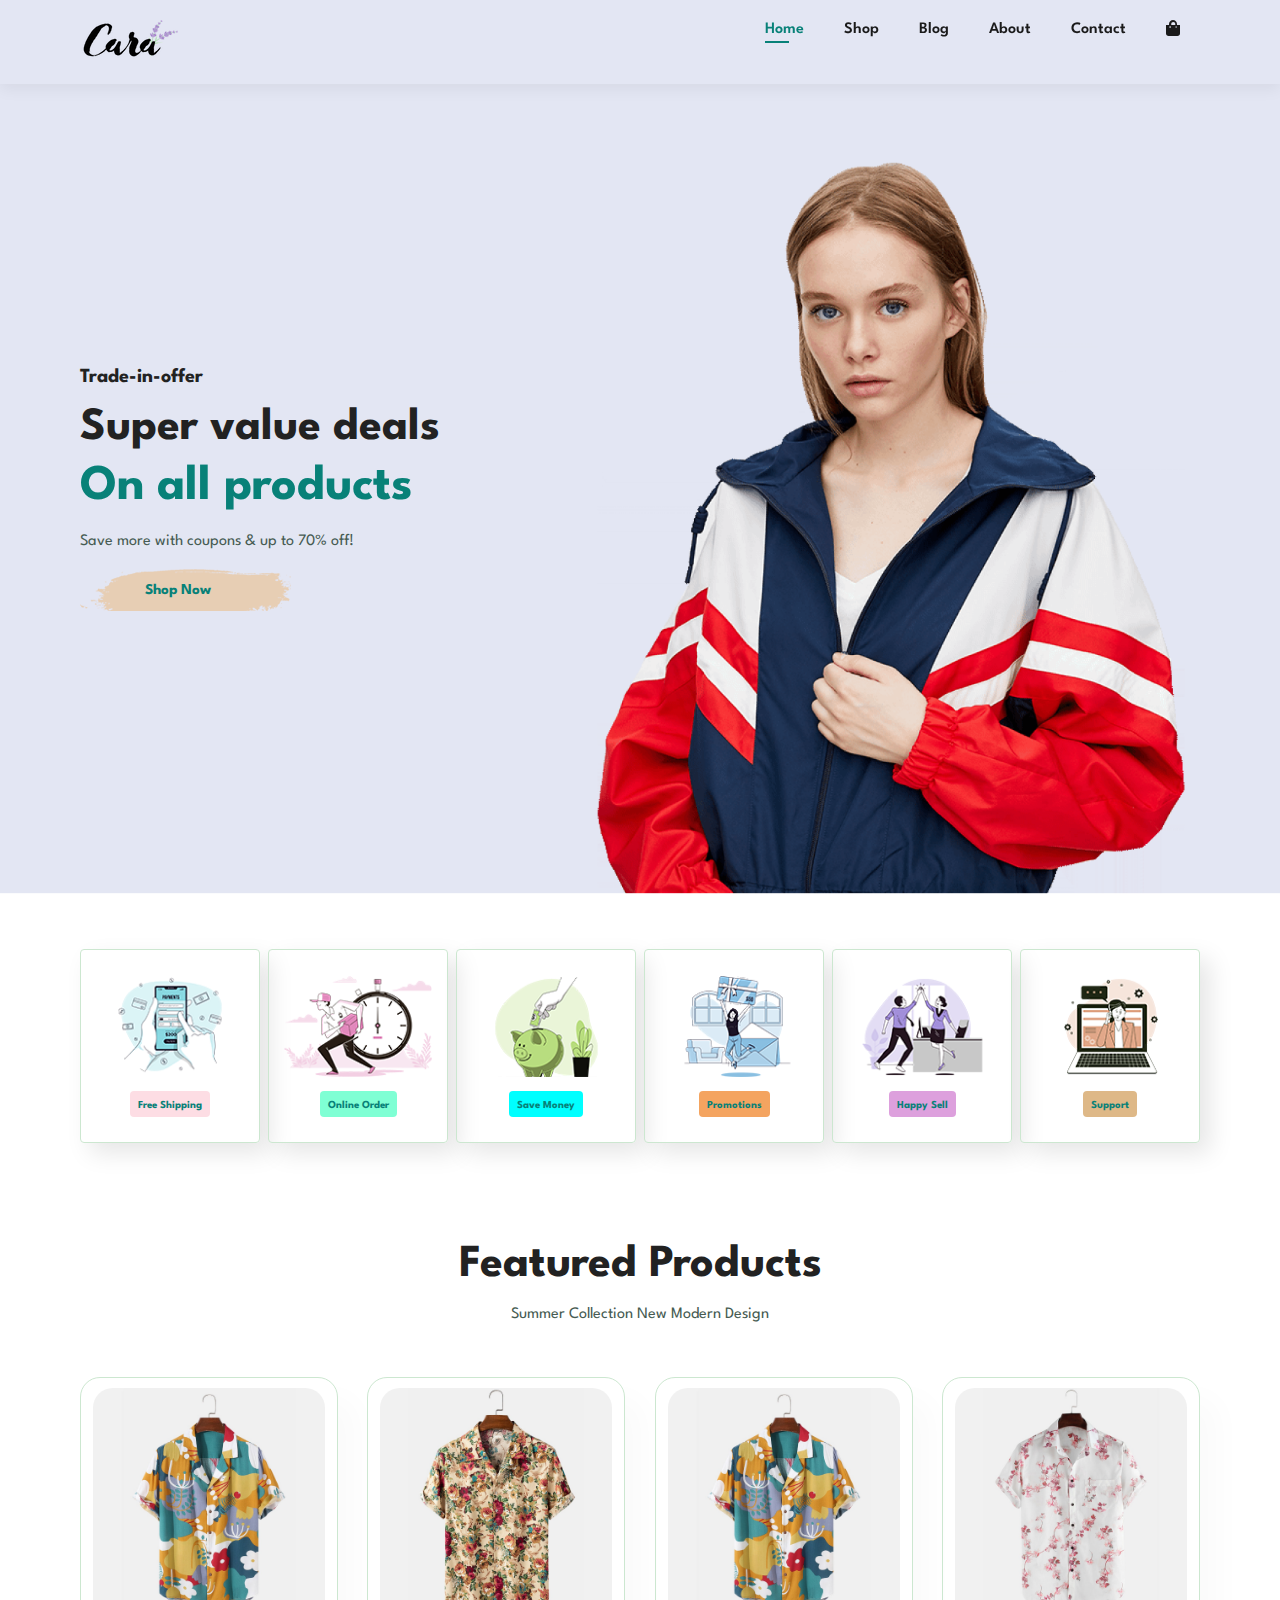
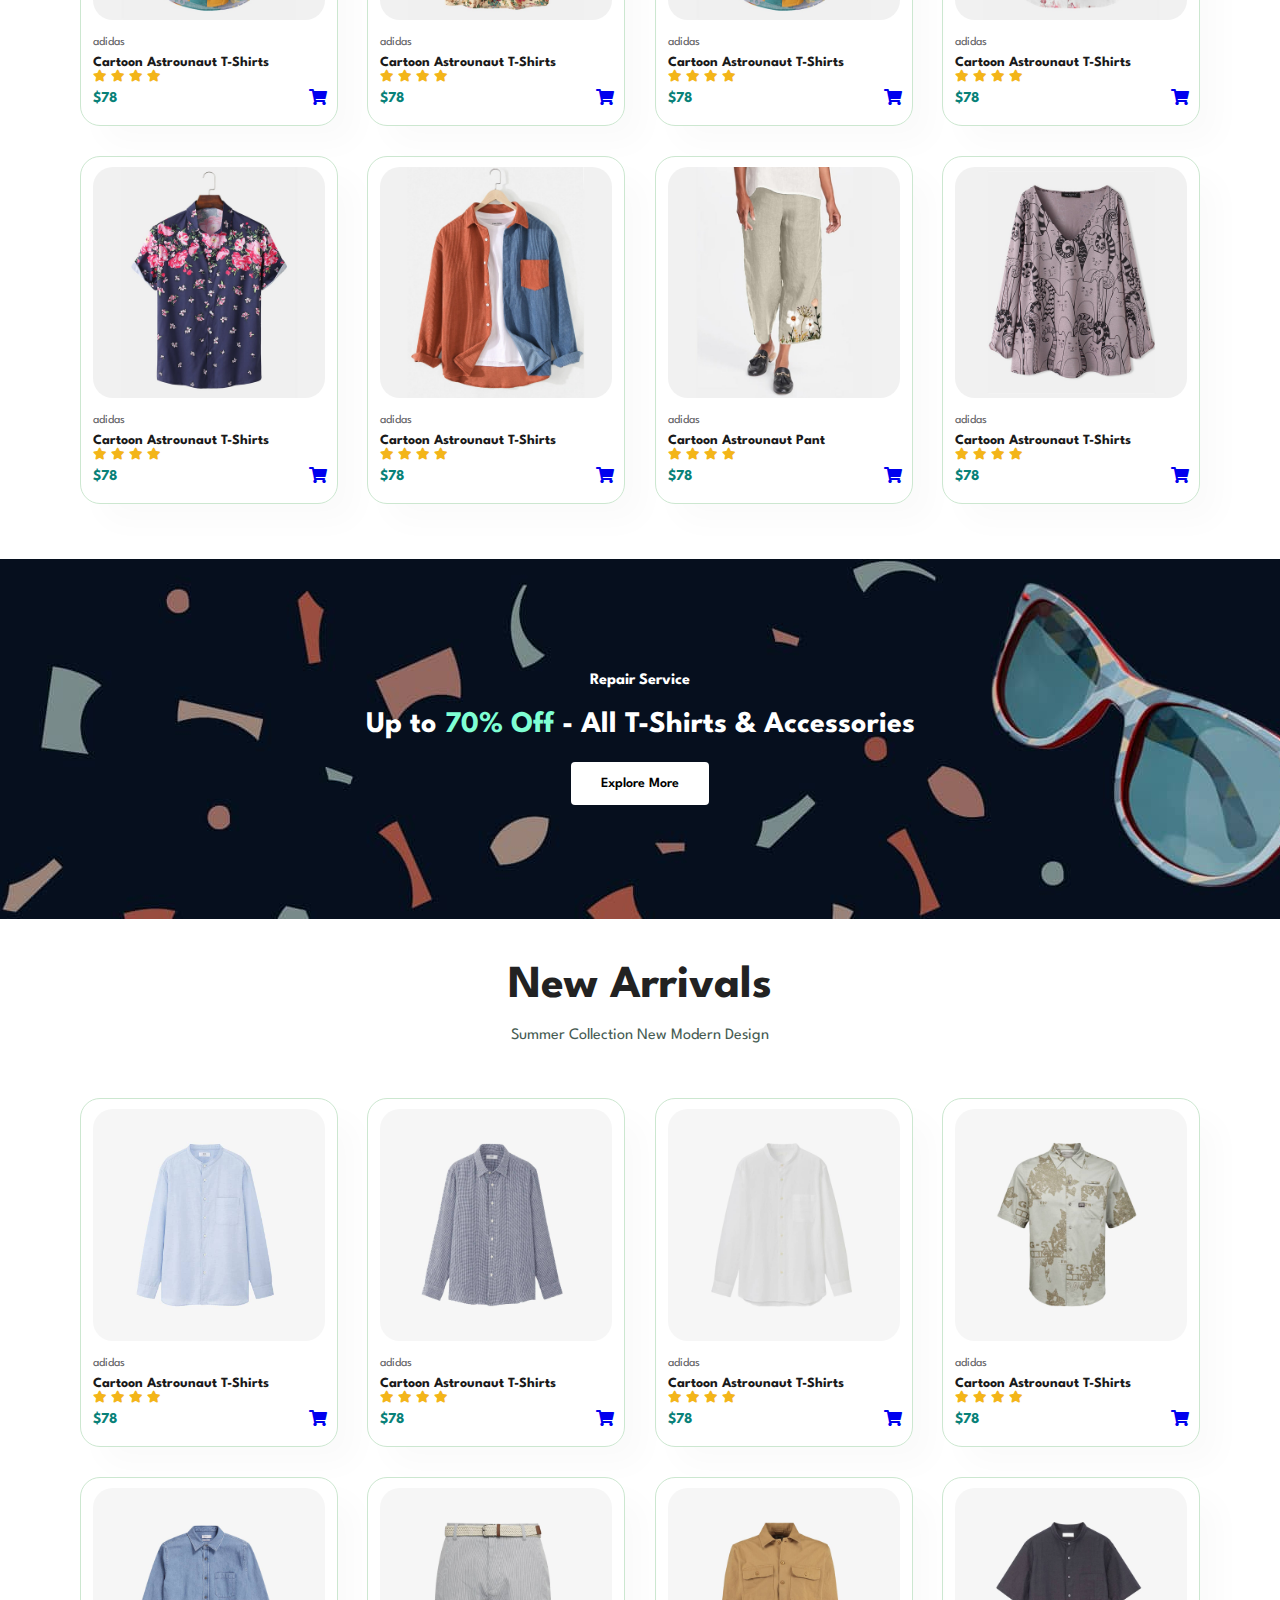
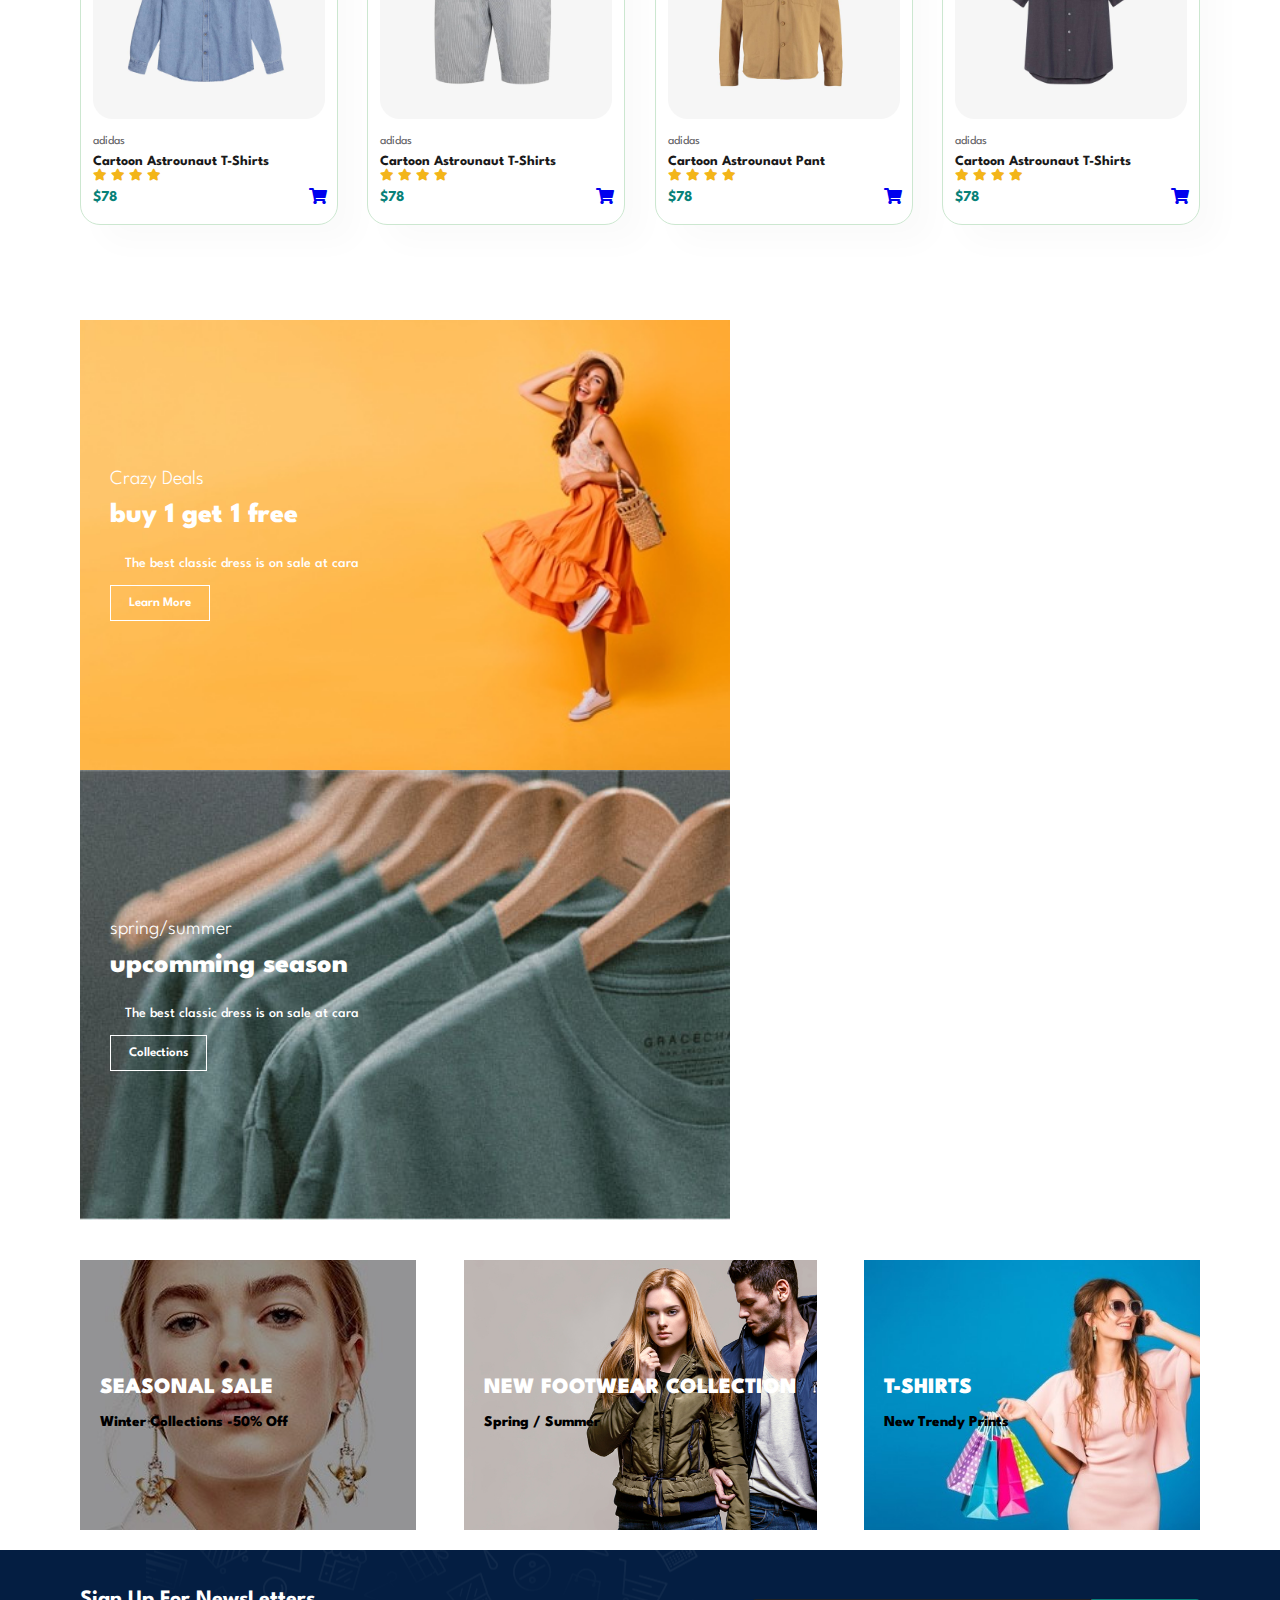
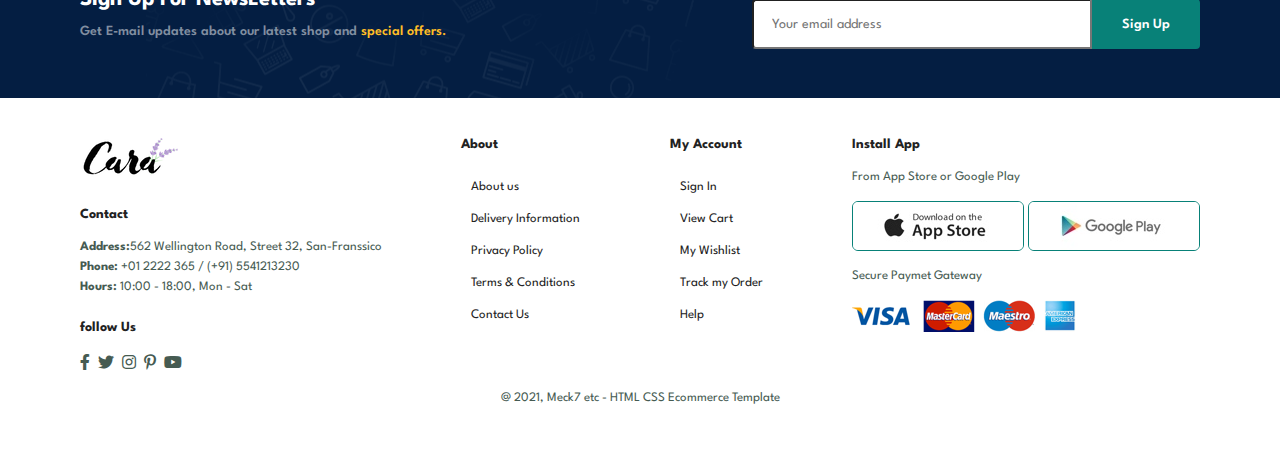
<file: index.html>
<!DOCTYPE html>
<html lang="en">
<head>
    <meta charset="UTF-8">
    <meta http-equiv="X-UA-Compatible" content="IE=edge">
    <meta name="viewport" content="width=device-width, initial-scale=1.0">
    <title>Ecommerce Website</title>

    <!-- to import font-awesome icons -->
    <!-- <link rel="stylesheet" href="https://cdnjs.cloudflare.com/ajax/libs/font-awesome/5.13.0/css/all.min.css"> -->

    <link rel="stylesheet" href="https://cdnjs.cloudflare.com/ajax/libs/font-awesome/5.13.0/css/all.min.css">
    <link rel="stylesheet"  href="styles.css"> 
 
</head>
<body>    
    <section id = "header">
        <a href="#"><img src="img/logo.png" class="logo" alt=""></a>
        <div>
            <ul id = "navbar">
                <li><a class = "active" href="index.html">Home</a></li>
                <li><a href="shop.html">Shop</a></li>
                <li><a href="blog.html">Blog</a></li>
                <li><a href="about.html">About</a></li>
                <li><a href="contact.html">Contact</a></li>
                <li><a id="lg-bag" href="cart.html"><i class="fa fa-shopping-bag" aria-hidden="true"></i></a></li>
                <i id="close" style="font-size:24px" class="fa">&#xf00d;</i>
            </ul>
        </div>
        <div id="mobile">
            <a href="cart.html"><i class="fa fa-shopping-bag" aria-hidden="true"></i></a>
            <i id="bar" class="fas fa-outdent"></i>            
        </div>
    </section>

    <section id = "hero">
        <h4>
            Trade-in-offer 
        </h4>
        <h2>
            Super value deals
        </h2>
        <h1>On all products</h1>
        <p>Save more with coupons & up to 70% off!</p>
        <button>Shop Now</button>
    </section>

    <section id = "feature" class="section-p1">
        <div class="fe-box">
            <img src ="img/features/f1.png" alt="">
            <h6>Free Shipping</h6> 
        </div>
       
        <div class="fe-box">
            <img src ="img/features/f2.png" alt="">
            <h6>Online Order</h6> 
        </div>

        <div class="fe-box">
            <img src ="img/features/f3.png" alt="">
            <h6>Save Money</h6> 
        </div>

        <div class="fe-box">
            <img src ="img/features/f4.png" alt="">
            <h6>Promotions</h6> 
        </div>

        <div class="fe-box">
            <img src ="img/features/f5.png" alt="">
            <h6>Happy Sell</h6> 
        </div>
        <div class="fe-box">
            <img src ="img/features/f6.png" alt="">
            <h6>Support</h6> 
        </div>


        
    </section>

    <section id = "product1" class="section-p1">
        <h2>Featured Products</h2>
        <p>Summer Collection New Modern Design</p>
        <div class="pro-container">
            <div class="pro">
                <img src="img/products/f1.jpg" alt="">
                <div class="des">
                    <span>adidas</span>
                    <h5>Cartoon Astrounaut T-Shirts</h5>                    
                    <div class="star">
                        <i class="fas fa-star"></i>
                        <i class="fas fa-star"></i>
                        <i class="fas fa-star"></i>
                        <i class="fas fa-star"></i>
                    </div>
                    <h4>$78</h4>                    
                </div>
                <a href="#"><i class="fa fa-shopping-cart cart"></i></a> 
            </div>

            <div class="pro">
                <img src="img/products/f3.jpg" alt="">
                <div class="des">
                    <span>adidas</span>
                    <h5>Cartoon Astrounaut T-Shirts</h5>                    
                    <div class="star">
                        <i class="fas fa-star"></i>
                        <i class="fas fa-star"></i>
                        <i class="fas fa-star"></i>
                        <i class="fas fa-star"></i>
                    </div>
                    <h4>$78</h4>                    
                </div>
                <a href="#"><i class="fa fa-shopping-cart cart"></i></a> 
            </div>

            <div class="pro">
                <img src="img/products/f1.jpg" alt="">
                <div class="des">
                    <span>adidas</span>
                    <h5>Cartoon Astrounaut T-Shirts</h5>                    
                    <div class="star">
                        <i class="fas fa-star"></i>
                        <i class="fas fa-star"></i>
                        <i class="fas fa-star"></i>
                        <i class="fas fa-star"></i>
                    </div>
                    <h4>$78</h4>                    
                </div>
                <a href="#"><i class="fa fa-shopping-cart cart"></i></a> 
            </div>

            <div class="pro">
                <img src="img/products/f4.jpg" alt="">
                <div class="des">
                    <span>adidas</span>
                    <h5>Cartoon Astrounaut T-Shirts</h5>                    
                    <div class="star">
                        <i class="fas fa-star"></i>
                        <i class="fas fa-star"></i>
                        <i class="fas fa-star"></i>
                        <i class="fas fa-star"></i>
                    </div>
                    <h4>$78</h4>                    
                </div>
                <a href="#"><i class="fa fa-shopping-cart cart"></i></a> 
            </div>

            <div class="pro">
                <img src="img/products/f5.jpg" alt="">
                <div class="des">
                    <span>adidas</span>
                    <h5>Cartoon Astrounaut T-Shirts</h5>                    
                    <div class="star">
                        <i class="fas fa-star"></i>
                        <i class="fas fa-star"></i>
                        <i class="fas fa-star"></i>
                        <i class="fas fa-star"></i>
                    </div>
                    <h4>$78</h4>                    
                </div>
                <a href="#"><i class="fa fa-shopping-cart cart"></i></a> 
            </div>

            <div class="pro">
                <img src="img/products/f6.jpg" alt="">
                <div class="des">
                    <span>adidas</span>
                    <h5>Cartoon Astrounaut T-Shirts</h5>                    
                    <div class="star">
                        <i class="fas fa-star"></i>
                        <i class="fas fa-star"></i>
                        <i class="fas fa-star"></i>
                        <i class="fas fa-star"></i>
                    </div>
                    <h4>$78</h4>                    
                </div>
                <a href="#"><i class="fa fa-shopping-cart cart"></i></a> 
            </div>

            <div class="pro">
                <img src="img/products/f7.jpg" alt="">
                <div class="des">
                    <span>adidas</span>
                    <h5>Cartoon Astrounaut Pant</h5>                    
                    <div class="star">
                        <i class="fas fa-star"></i>
                        <i class="fas fa-star"></i>
                        <i class="fas fa-star"></i>
                        <i class="fas fa-star"></i>
                    </div>
                    <h4>$78</h4>                    
                </div>
                <a href="#"><i class="fa fa-shopping-cart cart"></i></a> 
            </div>

            <div class="pro">
                <img src="img/products/f8.jpg" alt="">
                <div class="des">
                    <span>adidas</span>
                    <h5>Cartoon Astrounaut T-Shirts</h5>                    
                    <div class="star">
                        <i class="fas fa-star"></i>
                        <i class="fas fa-star"></i>
                        <i class="fas fa-star"></i>
                        <i class="fas fa-star"></i>
                    </div>
                    <h4>$78</h4>                    
                </div>
                <a href="#"><i class="fa fa-shopping-cart cart"></i></a> 
            </div>
        </div>
    </section>

    <section id="banner" class="section-m1">
        <h4>Repair Service</h4>
        <h2>Up to <span>70% Off </span>- All T-Shirts & Accessories</h2>
        <button class="normal">Explore More</button>
    </section>

    <section id = "product1" class="section-p1">
        <h2>New Arrivals</h2>
        <p>Summer Collection New Modern Design</p>
        <div class="pro-container">
            <div class="pro">
                <img src="img/products/n1.jpg" alt="">
                <div class="des">
                    <span>adidas</span>
                    <h5>Cartoon Astrounaut T-Shirts</h5>                    
                    <div class="star">
                        <i class="fas fa-star"></i>
                        <i class="fas fa-star"></i>
                        <i class="fas fa-star"></i>
                        <i class="fas fa-star"></i>
                    </div>
                    <h4>$78</h4>                    
                </div>
                <a href="#"><i class="fa fa-shopping-cart cart"></i></a> 
            </div>

            <div class="pro">
                <img src="img/products/n2.jpg" alt="">
                <div class="des">
                    <span>adidas</span>
                    <h5>Cartoon Astrounaut T-Shirts</h5>                    
                    <div class="star">
                        <i class="fas fa-star"></i>
                        <i class="fas fa-star"></i>
                        <i class="fas fa-star"></i>
                        <i class="fas fa-star"></i>
                    </div>
                    <h4>$78</h4>                    
                </div>
                <a href="#"><i class="fa fa-shopping-cart cart"></i></a> 
            </div>

            <div class="pro">
                <img src="img/products/n3.jpg" alt="">
                <div class="des">
                    <span>adidas</span>
                    <h5>Cartoon Astrounaut T-Shirts</h5>                    
                    <div class="star">
                        <i class="fas fa-star"></i>
                        <i class="fas fa-star"></i>
                        <i class="fas fa-star"></i>
                        <i class="fas fa-star"></i>
                    </div>
                    <h4>$78</h4>                    
                </div>
                <a href="#"><i class="fa fa-shopping-cart cart"></i></a> 
            </div>

            <div class="pro">
                <img src="img/products/n4.jpg" alt="">
                <div class="des">
                    <span>adidas</span>
                    <h5>Cartoon Astrounaut T-Shirts</h5>                    
                    <div class="star">
                        <i class="fas fa-star"></i>
                        <i class="fas fa-star"></i>
                        <i class="fas fa-star"></i>
                        <i class="fas fa-star"></i>
                    </div>
                    <h4>$78</h4>                    
                </div>
                <a href="#"><i class="fa fa-shopping-cart cart"></i></a> 
            </div>

            <div class="pro">
                <img src="img/products/n5.jpg" alt="">
                <div class="des">
                    <span>adidas</span>
                    <h5>Cartoon Astrounaut T-Shirts</h5>                    
                    <div class="star">
                        <i class="fas fa-star"></i>
                        <i class="fas fa-star"></i>
                        <i class="fas fa-star"></i>
                        <i class="fas fa-star"></i>
                    </div>
                    <h4>$78</h4>                    
                </div>
                <a href="#"><i class="fa fa-shopping-cart cart"></i></a> 
            </div>

            <div class="pro">
                <img src="img/products/n6.jpg" alt="">
                <div class="des">
                    <span>adidas</span>
                    <h5>Cartoon Astrounaut T-Shirts</h5>                    
                    <div class="star">
                        <i class="fas fa-star"></i>
                        <i class="fas fa-star"></i>
                        <i class="fas fa-star"></i>
                        <i class="fas fa-star"></i>
                    </div>
                    <h4>$78</h4>                    
                </div>
                <a href="#"><i class="fa fa-shopping-cart cart"></i></a> 
            </div>

            <div class="pro">
                <img src="img/products/n7.jpg" alt="">
                <div class="des">
                    <span>adidas</span>
                    <h5>Cartoon Astrounaut Pant</h5>                    
                    <div class="star">
                        <i class="fas fa-star"></i>
                        <i class="fas fa-star"></i>
                        <i class="fas fa-star"></i>
                        <i class="fas fa-star"></i>
                    </div>
                    <h4>$78</h4>                    
                </div>
                <a href="#"><i class="fa fa-shopping-cart cart"></i></a> 
            </div>

            <div class="pro">
                <img src="img/products/n8.jpg" alt="">
                <div class="des">
                    <span>adidas</span>
                    <h5>Cartoon Astrounaut T-Shirts</h5>                    
                    <div class="star">
                        <i class="fas fa-star"></i>
                        <i class="fas fa-star"></i>
                        <i class="fas fa-star"></i>
                        <i class="fas fa-star"></i>
                    </div>
                    <h4>$78</h4>                    
                </div>
                <a href="#"><i class="fa fa-shopping-cart cart"></i></a> 
            </div>
        </div>
    </section>

    <section id="sm-banner" class="section-p1">
        <div class="banner-box">
            <h4>Crazy Deals</h4>
            <h2>buy 1 get 1 free</h2>
            <span>The best classic dress is on sale at cara</span>
            <button class="white">Learn More</button>
        </div>

        <div class="banner-box banner-box2">
            <h4>spring/summer</h4>
            <h2>upcomming season</h2>
            <span>The best classic dress is on sale at cara</span>
            <button class="white">Collections</button>
        </div>
    </section>

    <section id="banner3">
        <div class="banner-box">
            <h2>SEASONAL SALE</h2>
            <h3>Winter Collections -50% Off</h3>
        </div>

        <div class="banner-box banner-box2">
            <h2>NEW FOOTWEAR COLLECTION</h2>
            <h3>Spring / Summer</h3>
        </div>

        <div class="banner-box banner-box3">
            <h2>T-SHIRTS</h2>
            <h3>New Trendy Prints</h3>
        </div>

    </section>

    <section id="newsletter" class="section-p1">
        <div class="newstext">
            <h4>Sign Up For NewsLetters</h4>
            <p>Get E-mail updates about our latest shop and <span>special offers.</span></p>
        </div>
        <div class="form"> 
            <input type="text" placeholder="Your email address">
            <button class="normal">Sign Up</button>
        </div>
    </section>

    <footer class="section-p1">
        <div class="col">
            <img class = "logo" src="img/logo.png" alt="">
            <h4>Contact</h4>
            <p><strong>Address:</strong>562 Wellington Road, Street 32, San-Franssico</p>
            <p><strong>Phone:</strong> +01 2222 365 / (+91) 5541213230</p>     
            <p><strong>Hours:</strong> 10:00 - 18:00, Mon - Sat</p>
            <div class="follow">
                <h4>follow Us</h4>
                <div class="icon">
                    <i class="fab fa-facebook-f"></i>
                    <i class="fab fa-twitter"></i>
                    <i class="fab fa-instagram"></i>
                    <i class="fab fa-pinterest-p"></i>
                    <i class="fab fa-youtube"></i>
                </div>
            </div>
        </div>
        <div class="col">
            <h4>About</h4>
            <a href="#">About us</a>
            <a href="#">Delivery Information</a>
            <a href="#">Privacy Policy</a>
            <a href="#">Terms & Conditions</a>
            <a href="#">Contact Us</a>
        </div>
        <div class="col">
            <h4>My Account</h4>
            <a href="#">Sign In</a>
            <a href="#">View Cart</a>
            <a href="#">My Wishlist</a>
            <a href="#">Track my Order</a>
            <a href="#">Help</a>
        </div>

        <div class="col install">
            <h4>Install App</h4>
            <p>From App Store or Google Play</p>
            <div class="row">
                <img src="img/pay/app.jpg" alt="">
                <img src="img/pay/play.jpg" alt="">
            </div>
            <p>Secure Paymet Gateway</p>
            <img src="img/pay/pay.png" alt="">
        </div>
        
        <div class="copyright">
           <p>@ 2021, Meck7 etc - HTML CSS Ecommerce Template</p> 
        </div>

    </footer>


    

    
    <script src="script.js"></script>
</body>
</html>
</file>
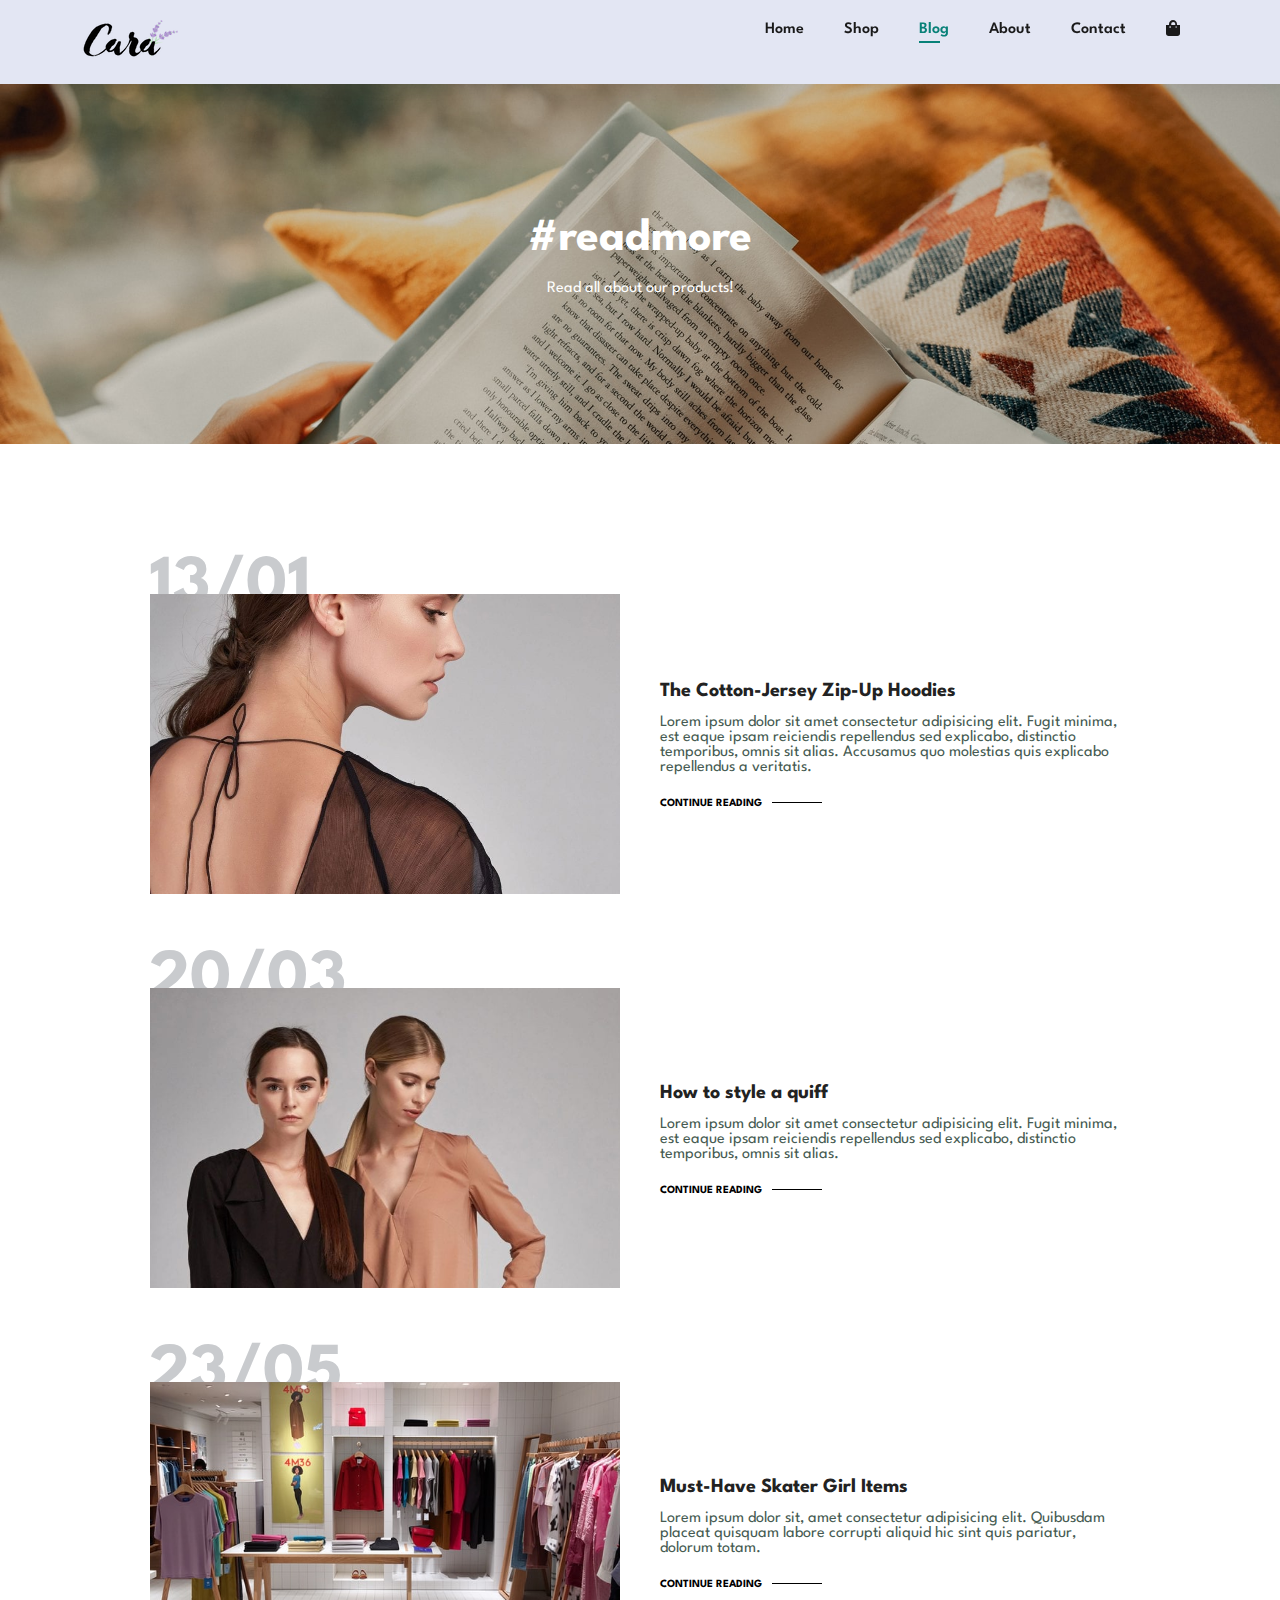
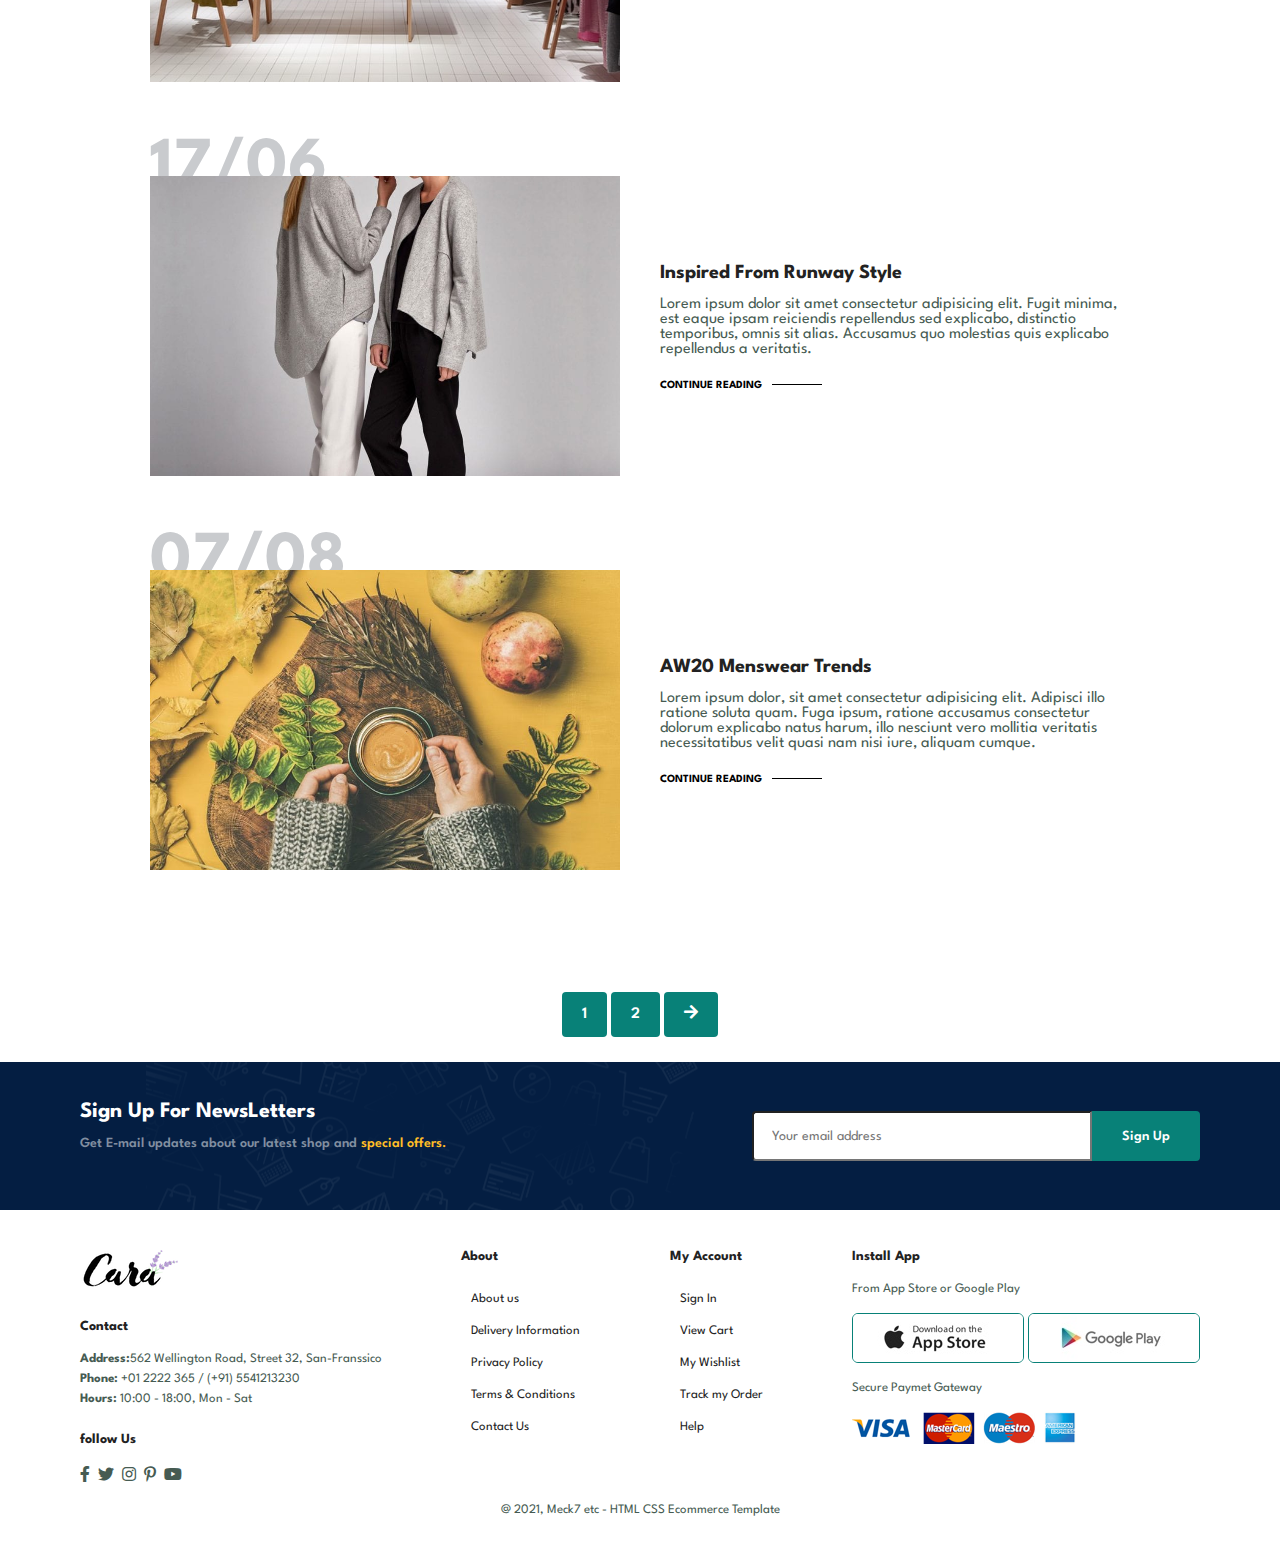
<file: blog.html>
<!DOCTYPE html>
<html lang="en">
<head>
    <meta charset="UTF-8">
    <meta http-equiv="X-UA-Compatible" content="IE=edge">
    <meta name="viewport" content="width=device-width, initial-scale=1.0">
    <title>Ecommerce Website</title>

    <!-- to import font-awesome icons -->
    <!-- <link rel="stylesheet" href="https://cdnjs.cloudflare.com/ajax/libs/font-awesome/5.13.0/css/all.min.css"> -->

    <link rel="stylesheet" href="https://cdnjs.cloudflare.com/ajax/libs/font-awesome/4.7.0/css/font-awesome.min.css">
    <link rel="stylesheet" href="https://cdnjs.cloudflare.com/ajax/libs/font-awesome/5.13.0/css/all.min.css">


    <link rel="stylesheet"  href="styles.css"> 
 
</head>
<body>    
    <section id = "header">
        <a href="#"><img src="img/logo.png" class="logo" alt=""></a>
        <div>
            <ul id = "navbar">
                <li><a  href="index.html">Home</a></li>
                <li><a  href="shop.html">Shop</a></li>
                <li><a class="active" href="blog.html">Blog</a></li>
                <li><a href="about.html">About</a></li>
                <li><a href="contact.html">Contact</a></li>
                <li><a id="lg-bag" href="cart.html"><i class="fa fa-shopping-bag" aria-hidden="true"></i></a></li>
                <i id="close" style="font-size:24px" class="fa">&#xf00d;</i>
            </ul>
        </div>
        <div id="mobile">
            <a href="cart.html"><i class="fa fa-shopping-bag" aria-hidden="true"></i></a>
            <i id="bar" class="fas fa-outdent"></i>            
        </div>
    </section>

    <section id = "page-header" class="blog-header">
        
        <h2>
            #readmore
        </h2>
        <p>Read all about our products!</p>
        
    </section>


    <section id="blog">
        <div class="blog-box">
            <div class="blog-img">
                <img src="img/blog/b1.jpg" alt="">
            </div>
            <div class="blog-details">
                <h4>The Cotton-Jersey Zip-Up Hoodies</h4>
                <p>Lorem ipsum dolor sit amet consectetur adipisicing elit. Fugit minima, est eaque ipsam
                reiciendis repellendus sed explicabo, distinctio temporibus, omnis sit alias. Accusamus quo 
                molestias quis explicabo repellendus a veritatis.</p>
                
                <a href="#">CONTINUE READING</a>

            </div>

            <h1>13/01</h1>
        </div>

        <div class="blog-box">
            <div class="blog-img">
                <img src="img/blog/b2.jpg" alt="">
            </div>
            <div class="blog-details">
                <h4>How to style a quiff</h4>
                <p>Lorem ipsum dolor sit amet consectetur adipisicing elit. Fugit minima, est eaque ipsam
                reiciendis repellendus sed explicabo, distinctio temporibus, omnis sit alias.</p>
                
                <a href="#">CONTINUE READING</a>

            </div>

            <h1>20/03</h1>
        </div>

        <div class="blog-box">
            <div class="blog-img">
                <img src="img/blog/b3.jpg" alt="">
            </div>
            <div class="blog-details">
                <h4>Must-Have Skater Girl Items</h4>
                <p>Lorem ipsum dolor sit, amet consectetur adipisicing elit. 
                Quibusdam placeat quisquam labore corrupti aliquid hic sint quis pariatur, dolorum totam.</p>
                
                <a href="#">CONTINUE READING</a>

            </div>

            <h1>23/05</h1>
        </div>

        <div class="blog-box">
            <div class="blog-img">
                <img src="img/blog/b4.jpg" alt="">
            </div>
            <div class="blog-details">
                <h4>Inspired From Runway Style</h4>
                <p>Lorem ipsum dolor sit amet consectetur adipisicing elit. Fugit minima, est eaque ipsam
                reiciendis repellendus sed explicabo, distinctio temporibus, omnis sit alias. Accusamus quo 
                molestias quis explicabo repellendus a veritatis.</p>
                
                <a href="#">CONTINUE READING</a>

            </div>

            <h1>17/06</h1>
        </div>

        <div class="blog-box">
            <div class="blog-img">
                <img src="img/blog/b6.jpg" alt="">
            </div>
            <div class="blog-details">
                <h4>AW20 Menswear Trends</h4>
                <p>Lorem ipsum dolor, sit amet consectetur adipisicing elit. Adipisci illo ratione soluta quam. Fuga ipsum, ratione accusamus consectetur dolorum explicabo natus harum, illo nesciunt vero mollitia veritatis necessitatibus velit quasi nam nisi iure, aliquam cumque.</p>
                
                <a href="#">CONTINUE READING</a>

            </div>

            <h1>07/08</h1>
        </div>
    </section>


    <section id="pagination" class="section-p1">
        <a href="#">1</a>
        <a href="#">2</a>
        <a href="#"><i class="fas fa-arrow-right"></i></i></a>
        
    </section>

   
    <section id="newsletter" class="section-p1">
        <div class="newstext">
            <h4>Sign Up For NewsLetters</h4>
            <p>Get E-mail updates about our latest shop and <span>special offers.</span></p>
        </div>
        <div class="form"> 
            <input type="text" placeholder="Your email address">
            <button class="normal">Sign Up</button>
        </div>
    </section>

    <footer class="section-p1">
        <div class="col">
            <img class = "logo" src="img/logo.png" alt="">
            <h4>Contact</h4>
            <p><strong>Address:</strong>562 Wellington Road, Street 32, San-Franssico</p>
            <p><strong>Phone:</strong> +01 2222 365 / (+91) 5541213230</p>     
            <p><strong>Hours:</strong> 10:00 - 18:00, Mon - Sat</p>
            <div class="follow">
                <h4>follow Us</h4>
                <div class="icon">
                    <i class="fab fa-facebook-f"></i>
                    <i class="fab fa-twitter"></i>
                    <i class="fab fa-instagram"></i>
                    <i class="fab fa-pinterest-p"></i>
                    <i class="fab fa-youtube"></i>
                </div>
            </div>
        </div>
        <div class="col">
            <h4>About</h4>
            <a href="#">About us</a>
            <a href="#">Delivery Information</a>
            <a href="#">Privacy Policy</a>
            <a href="#">Terms & Conditions</a>
            <a href="#">Contact Us</a>
        </div>
        <div class="col">
            <h4>My Account</h4>
            <a href="#">Sign In</a>
            <a href="#">View Cart</a>
            <a href="#">My Wishlist</a>
            <a href="#">Track my Order</a>
            <a href="#">Help</a>
        </div>

        <div class="col install">
            <h4>Install App</h4>
            <p>From App Store or Google Play</p>
            <div class="row">
                <img src="img/pay/app.jpg" alt="">
                <img src="img/pay/play.jpg" alt="">
            </div>
            <p>Secure Paymet Gateway</p>
            <img src="img/pay/pay.png" alt="">
        </div>
        
        <div class="copyright">
           <p>@ 2021, Meck7 etc - HTML CSS Ecommerce Template</p> 
        </div>

    </footer>


    

    
    <script src="script.js"></script>
</body>
</html>
</file>
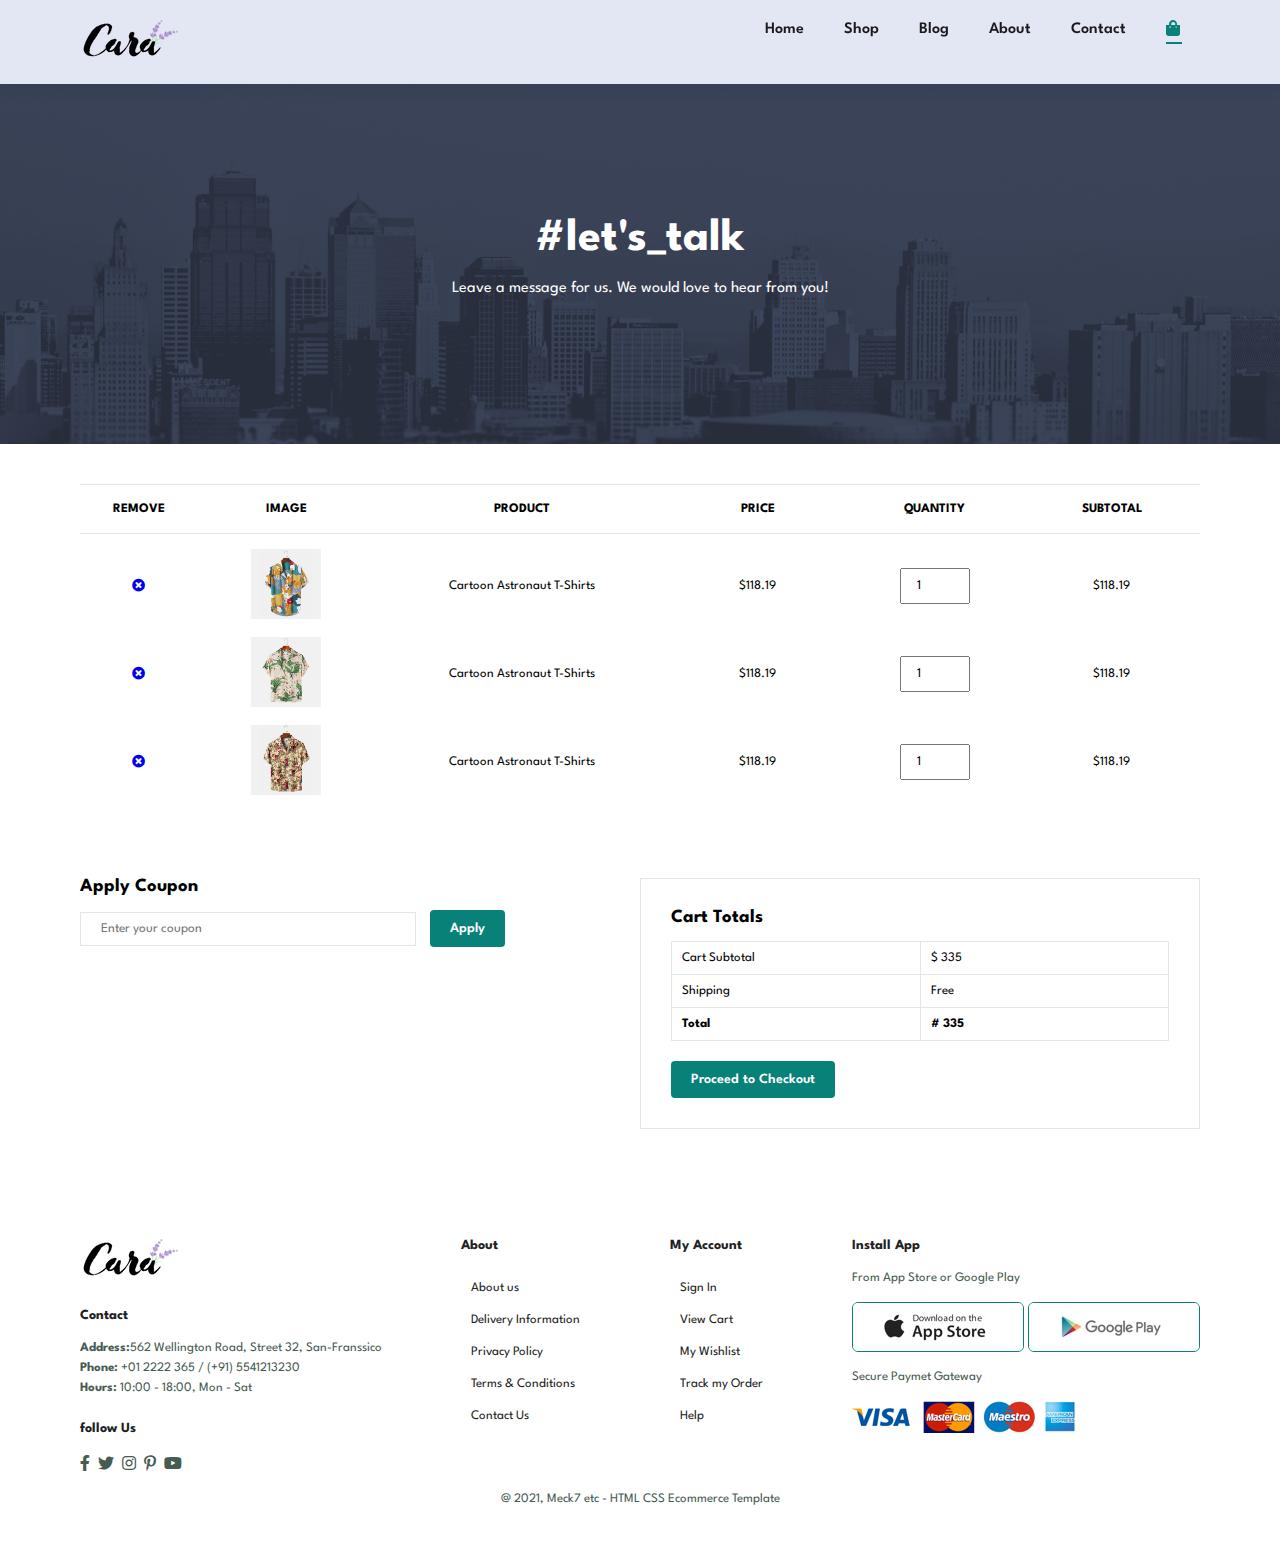
<file: cart.html>
<!DOCTYPE html>
<html lang="en">
<head>
    <meta charset="UTF-8">
    <meta http-equiv="X-UA-Compatible" content="IE=edge">
    <meta name="viewport" content="width=device-width, initial-scale=1.0">
    <title>Ecommerce Website</title>

    <!-- to import font-awesome icons -->
    <!-- <link rel="stylesheet" href="https://cdnjs.cloudflare.com/ajax/libs/font-awesome/5.13.0/css/all.min.css"> -->

    <link rel="stylesheet" href="https://cdnjs.cloudflare.com/ajax/libs/font-awesome/4.7.0/css/font-awesome.min.css">
    <link rel="stylesheet" href="https://cdnjs.cloudflare.com/ajax/libs/font-awesome/5.13.0/css/all.min.css">


    <link rel="stylesheet"  href="styles.css"> 
 
</head>
<body>    
    <section id = "header">
        <a href="#"><img src="img/logo.png" class="logo" alt=""></a>
        <div>
            <ul id = "navbar">
                <li><a  href="index.html">Home</a></li>
                <li><a  href="shop.html">Shop</a></li>
                <li><a  href="blog.html">Blog</a></li>
                <li><a  href="about.html">About</a></li>
                <li><a  href="contact.html">Contact</a></li>
                <li><a id="lg-bag" class="active" href="cart.html"><i class="fa fa-shopping-bag" aria-hidden="true"></i></a></li>
                <i id="close" style="font-size:24px" class="fa">&#xf00d;</i>
            </ul>
        </div>
        <div id="mobile">
            <a href="cart.html"><i class="fa fa-shopping-bag" aria-hidden="true"></i></a>
            <i id="bar" class="fas fa-outdent"></i>            
        </div>
    </section>

    <section id = "page-header" class="about-header">
        
        <h2>
            #let's_talk
        </h2>
        <p>Leave a message for us. We would love to hear from you!</p>
        
    </section>

    <section id="cart" class="section-p1">
        <table width="100%">
            <thead>
                <tr>
                    <td>Remove</td>
                    <td>Image</td>
                    <td>Product</td>
                    <td>Price</td>
                    <td>Quantity</td>
                    <td>Subtotal</td>
                </tr>
            </thead>
            <tbody>
                <tr>
                    <td><a href="#"><i class="fa fa-times-circle" aria-hidden="true"></i></a></td>
                    <td><img src="img/products/f1.jpg" alt=""></td>
                    <td>Cartoon Astronaut T-Shirts</td>
                    <td>$118.19</td>
                    <td><input type="number" value="1"></td>
                    <td>$118.19</td>
                </tr>

                <tr>
                    <td><a href="#"><i class="fa fa-times-circle" aria-hidden="true"></i></a></td>
                    <td><img src="img/products/f2.jpg" alt=""></td>
                    <td>Cartoon Astronaut T-Shirts</td>
                    <td>$118.19</td>
                    <td><input type="number" value="1"></td>
                    <td>$118.19</td>
                </tr>

                <tr>
                    <td><a href="#"><i class="fa fa-times-circle" aria-hidden="true"></i></a></td>
                    <td><img src="img/products/f3.jpg" alt=""></td>
                    <td>Cartoon Astronaut T-Shirts</td>
                    <td>$118.19</td>
                    <td><input type="number" value="1"></td>
                    <td>$118.19</td>
                </tr>
            </tbody>
        </table>
    </section>
 
    <section id="cart-add" class="section-p1">
        <div id="coupon">
            <h3>Apply Coupon</h3>
            <div>
                <input type="text" placeholder="Enter your coupon">
                <button class="normal">Apply</button>
            </div>
        </div>

        <div id="subtotal">
            <h3>Cart Totals</h3>
            <table>
                <tr>
                    <td>Cart Subtotal</td>
                    <td>$ 335</td>
                </tr>
                <tr>
                    <td>Shipping</td>
                    <td>Free</td>
                </tr>
                <tr>
                    <td><strong>Total</strong></td>
                    <td><strong># 335</strong></td>
                </tr>
            </table>
            <button class="normal">Proceed to Checkout</button>
        </div>
    </section>
    

    <footer class="section-p1">
        <div class="col">
            <img class = "logo" src="img/logo.png" alt="">
            <h4>Contact</h4>
            <p><strong>Address:</strong>562 Wellington Road, Street 32, San-Franssico</p>
            <p><strong>Phone:</strong> +01 2222 365 / (+91) 5541213230</p>     
            <p><strong>Hours:</strong> 10:00 - 18:00, Mon - Sat</p>
            <div class="follow">
                <h4>follow Us</h4>
                <div class="icon">
                    <i class="fab fa-facebook-f"></i>
                    <i class="fab fa-twitter"></i>
                    <i class="fab fa-instagram"></i>
                    <i class="fab fa-pinterest-p"></i>
                    <i class="fab fa-youtube"></i>
                </div>
            </div>
        </div>
        <div class="col">
            <h4>About</h4>
            <a href="#">About us</a>
            <a href="#">Delivery Information</a>
            <a href="#">Privacy Policy</a>
            <a href="#">Terms & Conditions</a>
            <a href="#">Contact Us</a>
        </div>
        <div class="col">
            <h4>My Account</h4>
            <a href="#">Sign In</a>
            <a href="#">View Cart</a>
            <a href="#">My Wishlist</a>
            <a href="#">Track my Order</a>
            <a href="#">Help</a>
        </div>

        <div class="col install">
            <h4>Install App</h4>
            <p>From App Store or Google Play</p>
            <div class="row">
                <img src="img/pay/app.jpg" alt="">
                <img src="img/pay/play.jpg" alt="">
            </div>
            <p>Secure Paymet Gateway</p>
            <img src="img/pay/pay.png" alt="">
        </div>
        
        <div class="copyright">
           <p>@ 2021, Meck7 etc - HTML CSS Ecommerce Template</p> 
        </div>

    </footer>


    

    
    <script src="script.js"></script>
</body>
</html>
</file>
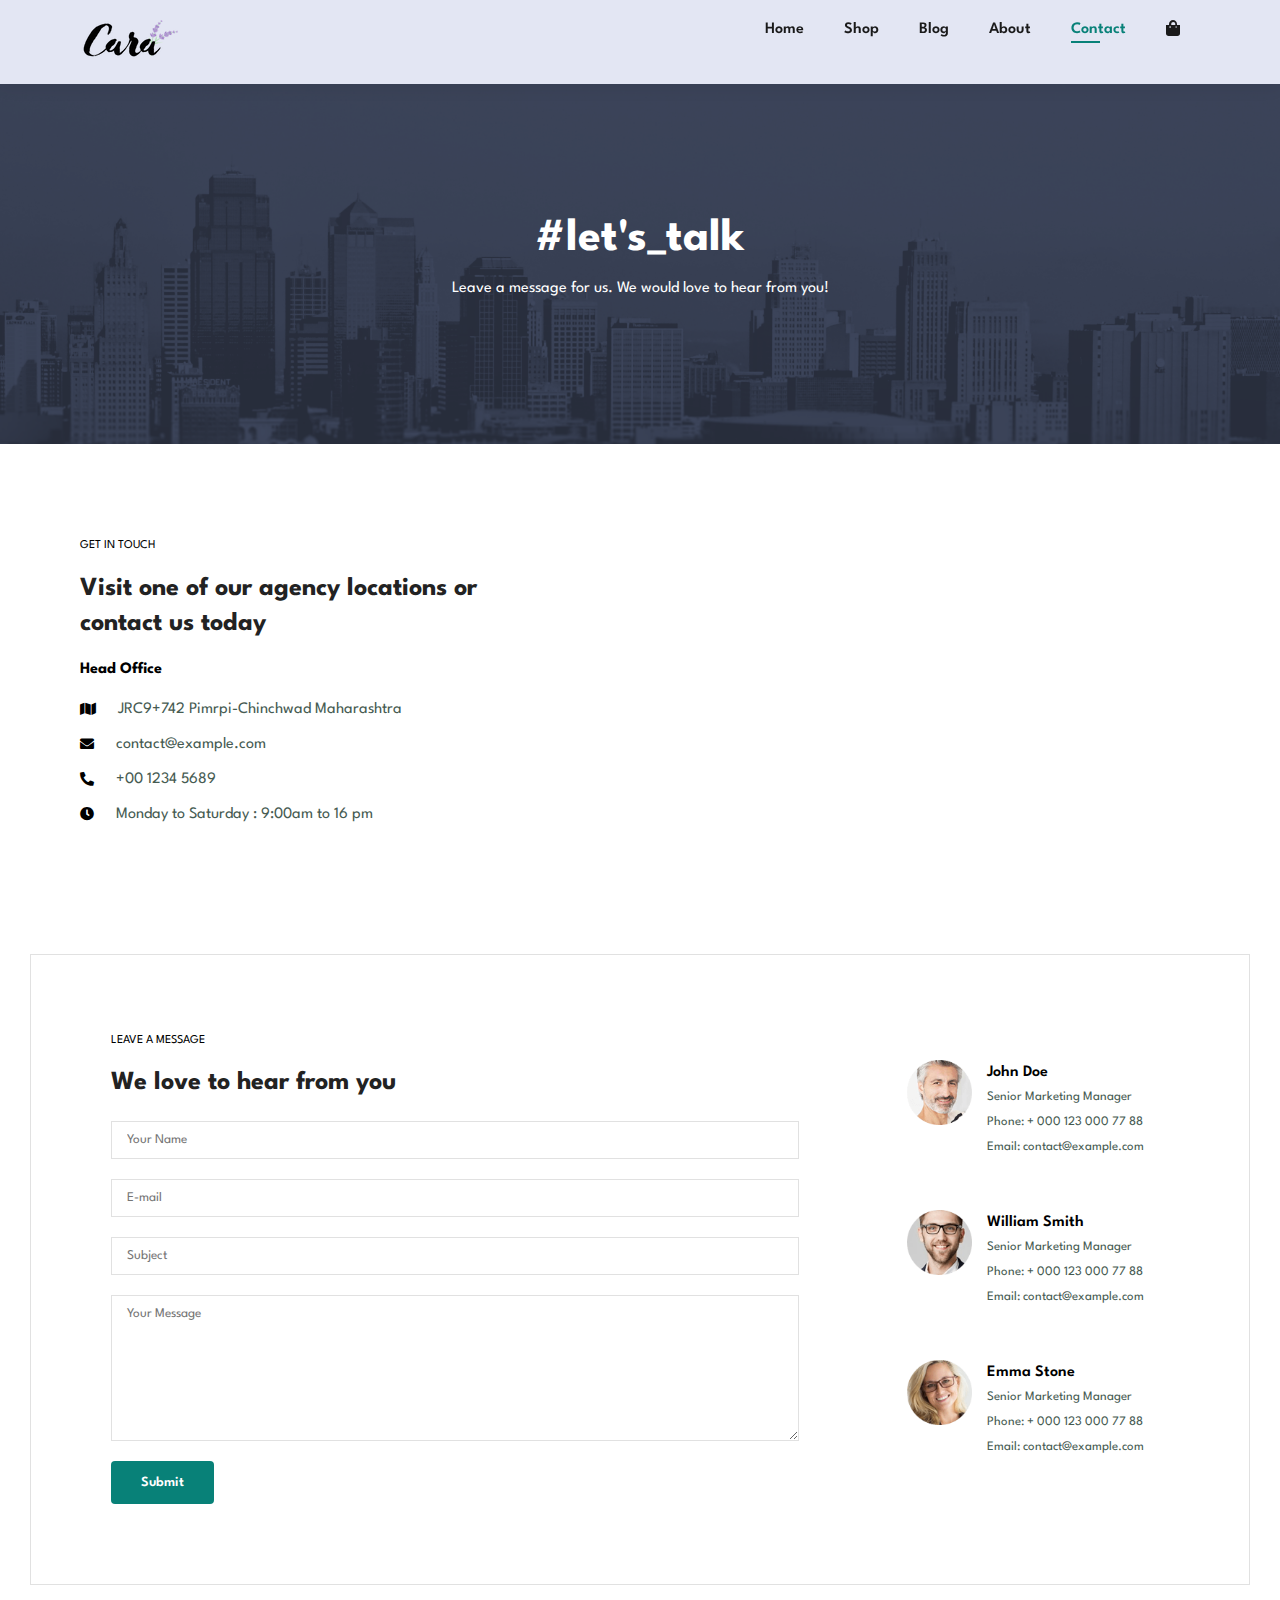
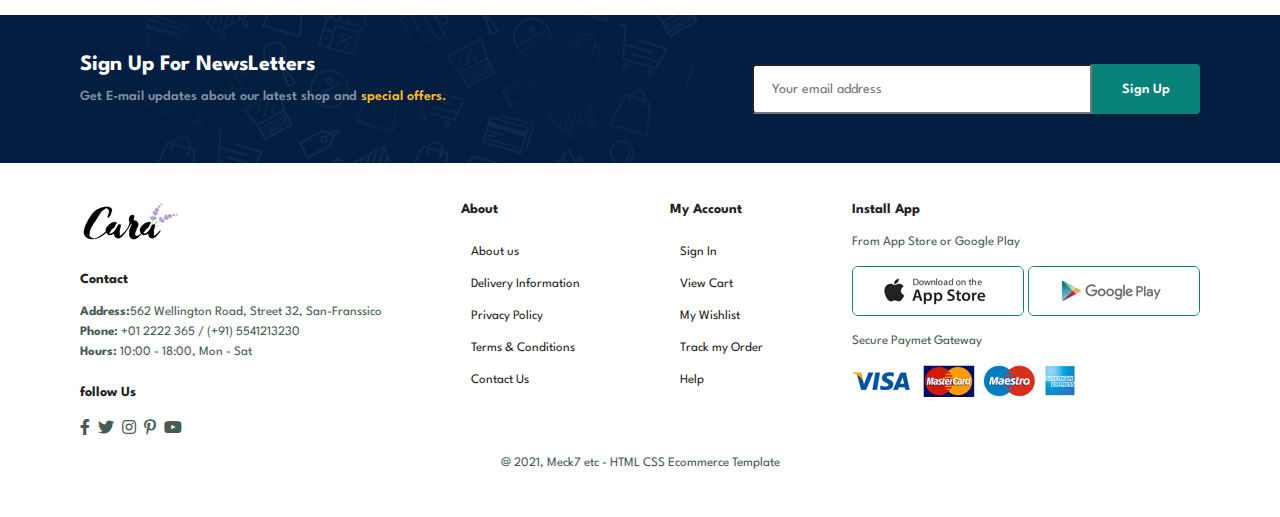
<file: contact.html>
<!DOCTYPE html>
<html lang="en">
<head>
    <meta charset="UTF-8">
    <meta http-equiv="X-UA-Compatible" content="IE=edge">
    <meta name="viewport" content="width=device-width, initial-scale=1.0">
    <title>Ecommerce Website</title>

    <!-- to import font-awesome icons -->
    <!-- <link rel="stylesheet" href="https://cdnjs.cloudflare.com/ajax/libs/font-awesome/5.13.0/css/all.min.css"> -->

    <link rel="stylesheet" href="https://cdnjs.cloudflare.com/ajax/libs/font-awesome/4.7.0/css/font-awesome.min.css">
    <link rel="stylesheet" href="https://cdnjs.cloudflare.com/ajax/libs/font-awesome/5.13.0/css/all.min.css">


    <link rel="stylesheet"  href="styles.css"> 
 
</head>
<body>    
    <section id = "header">
        <a href="#"><img src="img/logo.png" class="logo" alt=""></a>
        <div>
            <ul id = "navbar">
                <li><a  href="index.html">Home</a></li>
                <li><a  href="shop.html">Shop</a></li>
                <li><a  href="blog.html">Blog</a></li>
                <li><a  href="about.html">About</a></li>
                <li><a class="active" href="contact.html">Contact</a></li>
                <li><a id="lg-bag" href="cart.html"><i class="fa fa-shopping-bag" aria-hidden="true"></i></a></li>
                <i id="close" style="font-size:24px" class="fa">&#xf00d;</i>
            </ul>
        </div>
        <div id="mobile">
            <a href="cart.html"><i class="fa fa-shopping-bag" aria-hidden="true"></i></a>
            <i id="bar" class="fas fa-outdent"></i>            
        </div>
    </section>

    <section id = "page-header" class="about-header">
        
        <h2>
            #let's_talk
        </h2>
        <p>Leave a message for us. We would love to hear from you!</p>
        
    </section>

    <section id="contact-details" class="section-p1">
        <div class="details"> 
            <span>GET IN TOUCH</span>
            <h2>Visit one of our agency locations or contact us today</h2>
            <h3>Head Office</h3>
            <div>
                <li>
                    <i class="fas fa-map"></i>
                    <p>JRC9+742 Pimrpi-Chinchwad Maharashtra</p>
                </li>

                <li>
                    <i class="fas fa-envelope"></i>
                    <p>contact@example.com</p>
                </li>
                <li>
                    <i class="fas fa-phone-alt"></i>
                    <p>+00 1234 5689</p>
                </li>
                <li>
                    <i class="fas fa-clock"></i>
                    <p>Monday to Saturday : 9:00am to 16 pm</p>
                </li>
            </div>
        </div>

        <div class="map">
            <iframe src="https://www.google.com/maps/embed?pb=!1m18!1m12!1m3!1d3780.9651436512845!2d73.81557691472229!3d18.620637487350795!2m3!1f0!2f0!3f0!3m2!1i1024!2i768!4f13.1!3m3!1m2!1s0x0%3A0xfca871abcb39dbd4!2s7JCMJRC9%2B742!5e0!3m2!1sen!2sin!4v1648219241983!5m2!1sen!2sin" width="600" height="450" style="border:0;" allowfullscreen="" loading="lazy" referrerpolicy="no-referrer-when-downgrade"></iframe>
        </div>

    </section>

    <section id="form-details">
        <form action="">
            <span>LEAVE A MESSAGE</span>
            <h2>We love to hear from you</h2>
            <input type="text" placeholder="Your Name">
            <input type="text" placeholder="E-mail">
            <input type="text" placeholder="Subject">
            <textarea name="" id="" cols="30" rows="10" placeholder="Your Message"></textarea>
            <button class="normal">Submit</button>
        </form>

        <div class="people">
            <div>
                <img src="img/people/1.png" alt="">
                <p><span>John Doe</span> Senior Marketing Manager <br> Phone: + 000 123 000 77 88 <br>Email: contact@example.com
            </p>
            </div>

            <div>
                <img src="img/people/2.png" alt="">
                <p><span>William Smith</span> Senior Marketing Manager <br> Phone: + 000 123 000 77 88 <br>Email: contact@example.com
            </p>
            </div>

            <div>
                <img src="img/people/3.png" alt="">
                <p><span>Emma Stone</span> Senior Marketing Manager <br> Phone: + 000 123 000 77 88 <br>Email: contact@example.com
            </p>
            </div>
        </div>
    </section>

    <section id="newsletter" class="section-p1">
        <div class="newstext">
            <h4>Sign Up For NewsLetters</h4>
            <p>Get E-mail updates about our latest shop and <span>special offers.</span></p>
        </div>
        <div class="form"> 
            <input type="text" placeholder="Your email address">
            <button class="normal">Sign Up</button>
        </div>
    </section>


    <footer class="section-p1">
        <div class="col">
            <img class = "logo" src="img/logo.png" alt="">
            <h4>Contact</h4>
            <p><strong>Address:</strong>562 Wellington Road, Street 32, San-Franssico</p>
            <p><strong>Phone:</strong> +01 2222 365 / (+91) 5541213230</p>     
            <p><strong>Hours:</strong> 10:00 - 18:00, Mon - Sat</p>
            <div class="follow">
                <h4>follow Us</h4>
                <div class="icon">
                    <i class="fab fa-facebook-f"></i>
                    <i class="fab fa-twitter"></i>
                    <i class="fab fa-instagram"></i>
                    <i class="fab fa-pinterest-p"></i>
                    <i class="fab fa-youtube"></i>
                </div>
            </div>
        </div>
        <div class="col">
            <h4>About</h4>
            <a href="#">About us</a>
            <a href="#">Delivery Information</a>
            <a href="#">Privacy Policy</a>
            <a href="#">Terms & Conditions</a>
            <a href="#">Contact Us</a>
        </div>
        <div class="col">
            <h4>My Account</h4>
            <a href="#">Sign In</a>
            <a href="#">View Cart</a>
            <a href="#">My Wishlist</a>
            <a href="#">Track my Order</a>
            <a href="#">Help</a>
        </div>

        <div class="col install">
            <h4>Install App</h4>
            <p>From App Store or Google Play</p>
            <div class="row">
                <img src="img/pay/app.jpg" alt="">
                <img src="img/pay/play.jpg" alt="">
            </div>
            <p>Secure Paymet Gateway</p>
            <img src="img/pay/pay.png" alt="">
        </div>
        
        <div class="copyright">
           <p>@ 2021, Meck7 etc - HTML CSS Ecommerce Template</p> 
        </div>

    </footer>


    

    
    <script src="script.js"></script>
</body>
</html>
</file>
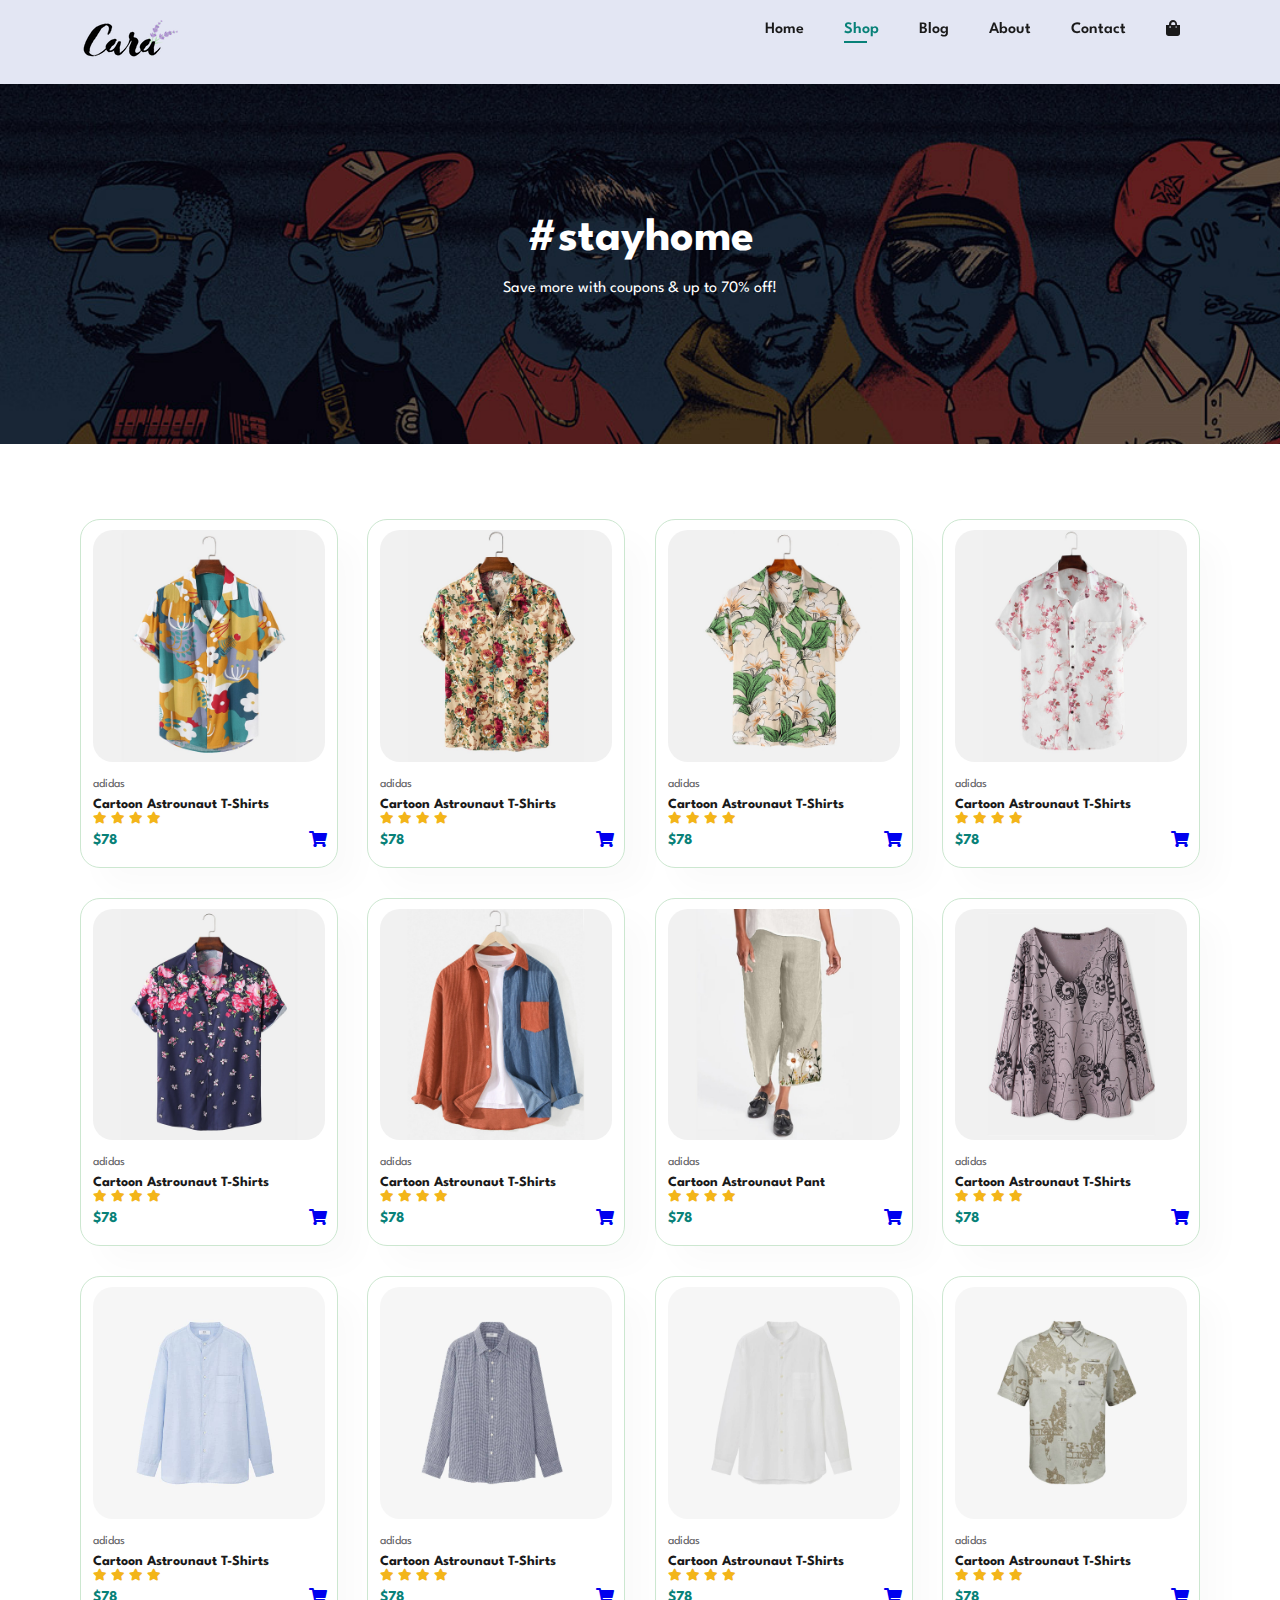
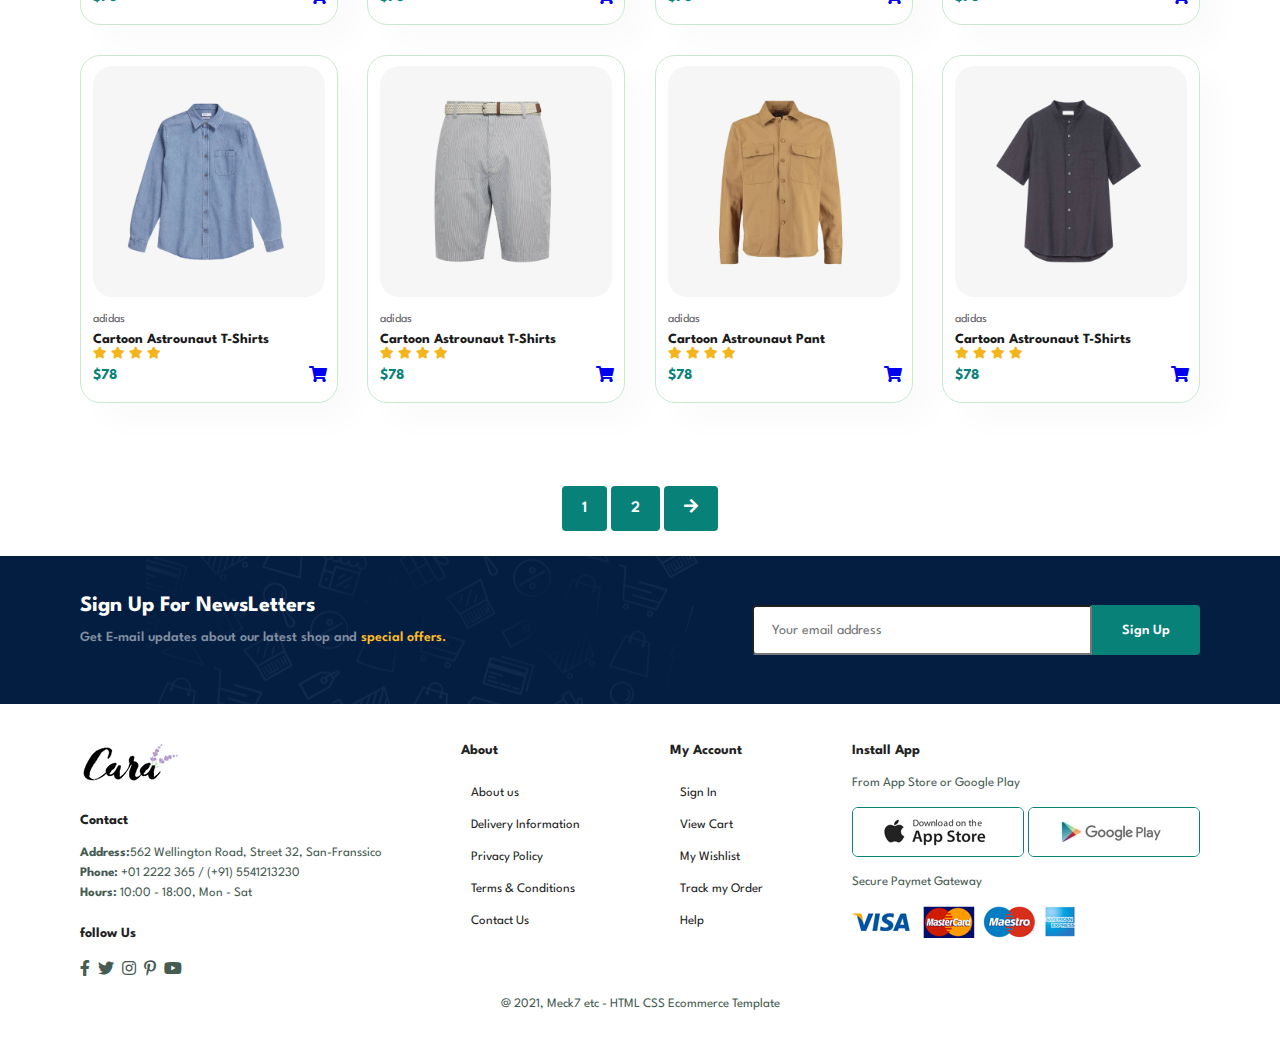
<file: shop.html>
<!DOCTYPE html>
<html lang="en">
<head>
    <meta charset="UTF-8">
    <meta http-equiv="X-UA-Compatible" content="IE=edge">
    <meta name="viewport" content="width=device-width, initial-scale=1.0">
    <title>Ecommerce Website</title>

    <!-- to import font-awesome icons -->
    <!-- <link rel="stylesheet" href="https://cdnjs.cloudflare.com/ajax/libs/font-awesome/5.13.0/css/all.min.css"> -->

    <link rel="stylesheet" href="https://cdnjs.cloudflare.com/ajax/libs/font-awesome/4.7.0/css/font-awesome.min.css">
    <link rel="stylesheet" href="https://cdnjs.cloudflare.com/ajax/libs/font-awesome/5.13.0/css/all.min.css">


    <link rel="stylesheet"  href="styles.css"> 
 
</head>
<body>    
    <section id = "header">
        <a href="#"><img src="img/logo.png" class="logo" alt=""></a>
        <div>
            <ul id = "navbar">
                <li><a  href="index.html">Home</a></li>
                <li><a class="active" href="shop.html">Shop</a></li>
                <li><a href="blog.html">Blog</a></li>
                <li><a href="about.html">About</a></li>
                <li><a href="contact.html">Contact</a></li>
                <li><a id="lg-bag" href="cart.html"><i class="fa fa-shopping-bag" aria-hidden="true"></i></a></li>
                <i id="close" style="font-size:24px" class="fa">&#xf00d;</i>
            </ul>
        </div>
        <div id="mobile">
            <a href="cart.html"><i class="fa fa-shopping-bag" aria-hidden="true"></i></a>
            <i id="bar" class="fas fa-outdent"></i>            
        </div>
    </section>

    <section id = "page-header">
        
        <h2>
            #stayhome
        </h2>
        <p>Save more with coupons & up to 70% off!</p>
        
    </section>

    
    <section id = "product1" class="section-p1">

        <div class="pro-container">
            <div class="pro" onclick="window.location.href='sproduct.html'">
                <img src="img/products/f1.jpg" alt="">
                <div class="des">
                    <span>adidas</span>
                    <h5>Cartoon Astrounaut T-Shirts</h5>                    
                    <div class="star">
                    
                            <i class="fas fa-star"></i>
                            <i class="fas fa-star"></i>
                            <i class="fas fa-star"></i>
                            <i class="fas fa-star"></i>
                    
                    </div>
                    <h4>$78</h4>                    
                </div>
                <a href="#"><i class="fa fa-shopping-cart cart"></i></a> 
            </div>

            <div class="pro" onclick="window.location.href='sproduct.html'">
                <img src="img/products/f3.jpg" alt="">
                <div class="des">
                    <span>adidas</span>
                    <h5>Cartoon Astrounaut T-Shirts</h5>                    
                    <div class="star">
                        <i class="fas fa-star"></i>
                        <i class="fas fa-star"></i>
                        <i class="fas fa-star"></i>
                        <i class="fas fa-star"></i>
                    </div>
                    <h4>$78</h4>                    
                </div>
                <a href="#"><i class="fa fa-shopping-cart cart"></i></a> 
            </div>

            <div class="pro" onclick="window.location.href='sproduct.html'">
                <img src="img/products/f2.jpg" alt="">
                <div class="des">
                    <span>adidas</span>
                    <h5>Cartoon Astrounaut T-Shirts</h5>                    
                    <div class="star">
                        <i class="fas fa-star"></i>
                        <i class="fas fa-star"></i>
                        <i class="fas fa-star"></i>
                        <i class="fas fa-star"></i>
                    </div>
                    <h4>$78</h4>                    
                </div>
                <a href="#"><i class="fa fa-shopping-cart cart"></i></a> 
            </div>

            <div class="pro" onclick="window.location.href='sproduct.html'">
                <img src="img/products/f4.jpg" alt="">
                <div class="des">
                    <span>adidas</span>
                    <h5>Cartoon Astrounaut T-Shirts</h5>                    
                    <div class="star">
                        <i class="fas fa-star"></i>
                        <i class="fas fa-star"></i>
                        <i class="fas fa-star"></i>
                        <i class="fas fa-star"></i>
                    </div>
                    <h4>$78</h4>                    
                </div>
                <a href="#"><i class="fa fa-shopping-cart cart"></i></a> 
            </div>
            <div class="pro">
                <img src="img/products/f5.jpg" alt="">
                <div class="des">
                    <span>adidas</span>
                    <h5>Cartoon Astrounaut T-Shirts</h5>                    
                    <div class="star">
                        <i class="fas fa-star"></i>
                        <i class="fas fa-star"></i>
                        <i class="fas fa-star"></i>
                        <i class="fas fa-star"></i>
                    </div>
                    <h4>$78</h4>                    
                </div>
                <a href="#"><i class="fa fa-shopping-cart cart"></i></a> 
            </div>

            <div class="pro">
                <img src="img/products/f6.jpg" alt="">
                <div class="des">
                    <span>adidas</span>
                    <h5>Cartoon Astrounaut T-Shirts</h5>                    
                    <div class="star">
                        <i class="fas fa-star"></i>
                        <i class="fas fa-star"></i>
                        <i class="fas fa-star"></i>
                        <i class="fas fa-star"></i>
                    </div>
                    <h4>$78</h4>                    
                </div>
                <a href="#"><i class="fa fa-shopping-cart cart"></i></a> 
            </div>

            <div class="pro">
                <img src="img/products/f7.jpg" alt="">
                <div class="des">
                    <span>adidas</span>
                    <h5>Cartoon Astrounaut Pant</h5>                    
                    <div class="star">
                        <i class="fas fa-star"></i>
                        <i class="fas fa-star"></i>
                        <i class="fas fa-star"></i>
                        <i class="fas fa-star"></i>
                    </div>
                    <h4>$78</h4>                    
                </div>
                <a href="#"><i class="fa fa-shopping-cart cart"></i></a> 
            </div>

            <div class="pro">
                <img src="img/products/f8.jpg" alt="">
                <div class="des">
                    <span>adidas</span>
                    <h5>Cartoon Astrounaut T-Shirts</h5>                    
                    <div class="star">
                        <i class="fas fa-star"></i>
                        <i class="fas fa-star"></i>
                        <i class="fas fa-star"></i>
                        <i class="fas fa-star"></i>
                    </div>
                    <h4>$78</h4>                    
                </div>
                <a href="#"><i class="fa fa-shopping-cart cart"></i></a> 
            </div>
        
            <div class="pro">
                <img src="img/products/n1.jpg" alt="">
                <div class="des">
                    <span>adidas</span>
                    <h5>Cartoon Astrounaut T-Shirts</h5>                    
                    <div class="star">
                        <i class="fas fa-star"></i>
                        <i class="fas fa-star"></i>
                        <i class="fas fa-star"></i>
                        <i class="fas fa-star"></i>
                    </div>
                    <h4>$78</h4>                    
                </div>
                <a href="#"><i class="fa fa-shopping-cart cart"></i></a> 
            </div>

            <div class="pro">
                <img src="img/products/n2.jpg" alt="">
                <div class="des">
                    <span>adidas</span>
                    <h5>Cartoon Astrounaut T-Shirts</h5>                    
                    <div class="star">
                        <i class="fas fa-star"></i>
                        <i class="fas fa-star"></i>
                        <i class="fas fa-star"></i>
                        <i class="fas fa-star"></i>
                    </div>
                    <h4>$78</h4>                    
                </div>
                <a href="#"><i class="fa fa-shopping-cart cart"></i></a> 
            </div>

            <div class="pro">
                <img src="img/products/n3.jpg" alt="">
                <div class="des">
                    <span>adidas</span>
                    <h5>Cartoon Astrounaut T-Shirts</h5>                    
                    <div class="star">
                        <i class="fas fa-star"></i>
                        <i class="fas fa-star"></i>
                        <i class="fas fa-star"></i>
                        <i class="fas fa-star"></i>
                    </div>
                    <h4>$78</h4>                    
                </div>
                <a href="#"><i class="fa fa-shopping-cart cart"></i></a> 
            </div>

            <div class="pro">
                <img src="img/products/n4.jpg" alt="">
                <div class="des">
                    <span>adidas</span>
                    <h5>Cartoon Astrounaut T-Shirts</h5>                    
                    <div class="star">
                        <i class="fas fa-star"></i>
                        <i class="fas fa-star"></i>
                        <i class="fas fa-star"></i>
                        <i class="fas fa-star"></i>
                    </div>
                    <h4>$78</h4>                    
                </div>
                <a href="#"><i class="fa fa-shopping-cart cart"></i></a> 
            </div>

            <div class="pro">
                <img src="img/products/n5.jpg" alt="">
                <div class="des">
                    <span>adidas</span>
                    <h5>Cartoon Astrounaut T-Shirts</h5>                    
                    <div class="star">
                        <i class="fas fa-star"></i>
                        <i class="fas fa-star"></i>
                        <i class="fas fa-star"></i>
                        <i class="fas fa-star"></i>
                    </div>
                    <h4>$78</h4>                    
                </div>
                <a href="#"><i class="fa fa-shopping-cart cart"></i></a> 
            </div>

            <div class="pro">
                <img src="img/products/n6.jpg" alt="">
                <div class="des">
                    <span>adidas</span>
                    <h5>Cartoon Astrounaut T-Shirts</h5>                    
                    <div class="star">
                        <i class="fas fa-star"></i>
                        <i class="fas fa-star"></i>
                        <i class="fas fa-star"></i>
                        <i class="fas fa-star"></i>
                    </div>
                    <h4>$78</h4>                    
                </div>
                <a href="#"><i class="fa fa-shopping-cart cart"></i></a> 
            </div>

            <div class="pro">
                <img src="img/products/n7.jpg" alt="">
                <div class="des">
                    <span>adidas</span>
                    <h5>Cartoon Astrounaut Pant</h5>                    
                    <div class="star">
                        <i class="fas fa-star"></i>
                        <i class="fas fa-star"></i>
                        <i class="fas fa-star"></i>
                        <i class="fas fa-star"></i>
                    </div>
                    <h4>$78</h4>                    
                </div>
                <a href="#"><i class="fa fa-shopping-cart cart"></i></a> 
            </div>

            <div class="pro">
                <img src="img/products/n8.jpg" alt="">
                <div class="des">
                    <span>adidas</span>
                    <h5>Cartoon Astrounaut T-Shirts</h5>                    
                    <div class="star">
                        <i class="fas fa-star"></i>
                        <i class="fas fa-star"></i>
                        <i class="fas fa-star"></i>
                        <i class="fas fa-star"></i>
                    </div>
                    <h4>$78</h4>                    
                </div>
                <a href="#"><i class="fa fa-shopping-cart cart"></i></a> 
            </div>
        </div>
    </section>

    <section id="pagination" class="section-p1">
        <a href="#">1</a>
        <a href="#">2</a>
        <a href="#"><i class="fas fa-arrow-right"></i></i></a>
        
    </section>

   
    <section id="newsletter" class="section-p1">
        <div class="newstext">
            <h4>Sign Up For NewsLetters</h4>
            <p>Get E-mail updates about our latest shop and <span>special offers.</span></p>
        </div>
        <div class="form"> 
            <input type="text" placeholder="Your email address">
            <button class="normal">Sign Up</button>
        </div>
    </section>

    <footer class="section-p1">
        <div class="col">
            <img class = "logo" src="img/logo.png" alt="">
            <h4>Contact</h4>
            <p><strong>Address:</strong>562 Wellington Road, Street 32, San-Franssico</p>
            <p><strong>Phone:</strong> +01 2222 365 / (+91) 5541213230</p>     
            <p><strong>Hours:</strong> 10:00 - 18:00, Mon - Sat</p>
            <div class="follow">
                <h4>follow Us</h4>
                <div class="icon">
                    <i class="fab fa-facebook-f"></i>
                    <i class="fab fa-twitter"></i>
                    <i class="fab fa-instagram"></i>
                    <i class="fab fa-pinterest-p"></i>
                    <i class="fab fa-youtube"></i>
                </div>
            </div>
        </div>
        <div class="col">
            <h4>About</h4>
            <a href="#">About us</a>
            <a href="#">Delivery Information</a>
            <a href="#">Privacy Policy</a>
            <a href="#">Terms & Conditions</a>
            <a href="#">Contact Us</a>
        </div>
        <div class="col">
            <h4>My Account</h4>
            <a href="#">Sign In</a>
            <a href="#">View Cart</a>
            <a href="#">My Wishlist</a>
            <a href="#">Track my Order</a>
            <a href="#">Help</a>
        </div>

        <div class="col install">
            <h4>Install App</h4>
            <p>From App Store or Google Play</p>
            <div class="row">
                <img src="img/pay/app.jpg" alt="">
                <img src="img/pay/play.jpg" alt="">
            </div>
            <p>Secure Paymet Gateway</p>
            <img src="img/pay/pay.png" alt="">
        </div>
        
        <div class="copyright">
           <p>@ 2021, Meck7 etc - HTML CSS Ecommerce Template</p> 
        </div>

    </footer>


    

    
    <script src="script.js"></script>
</body>
</html>
</file>
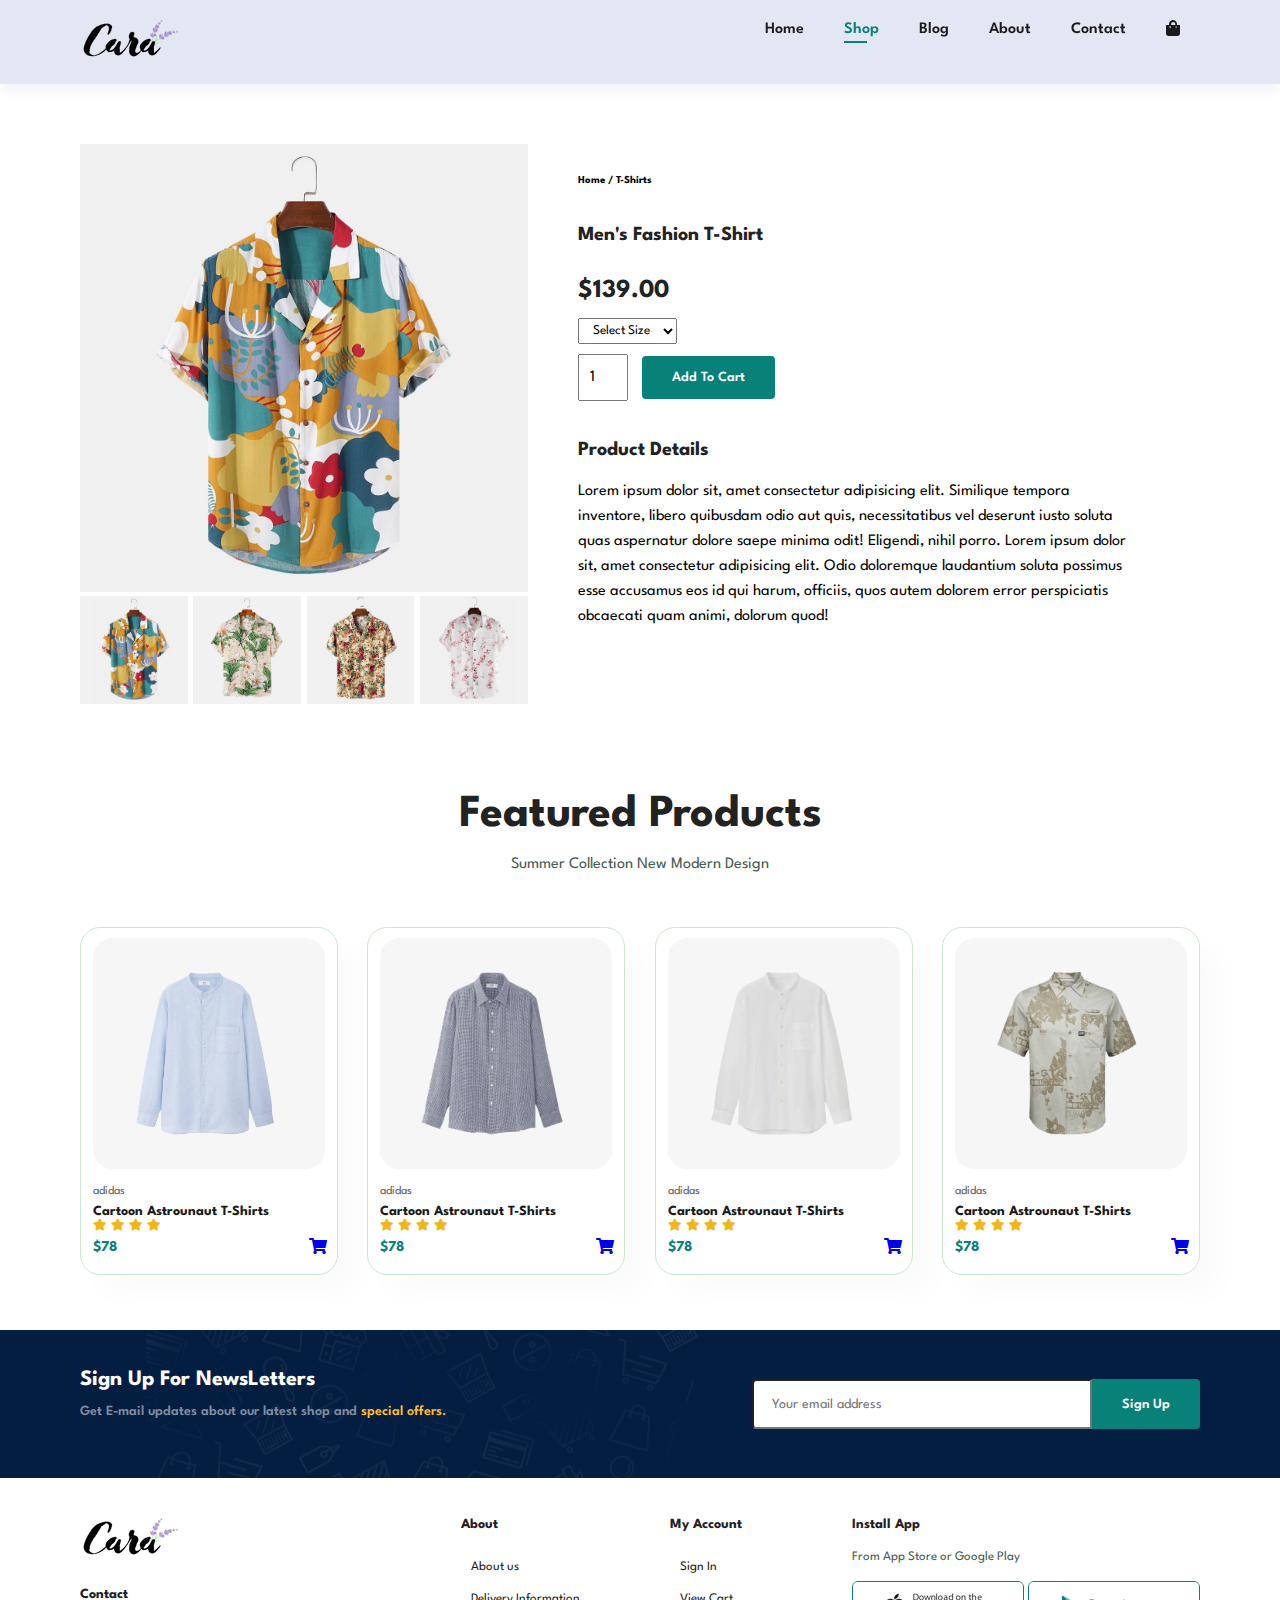
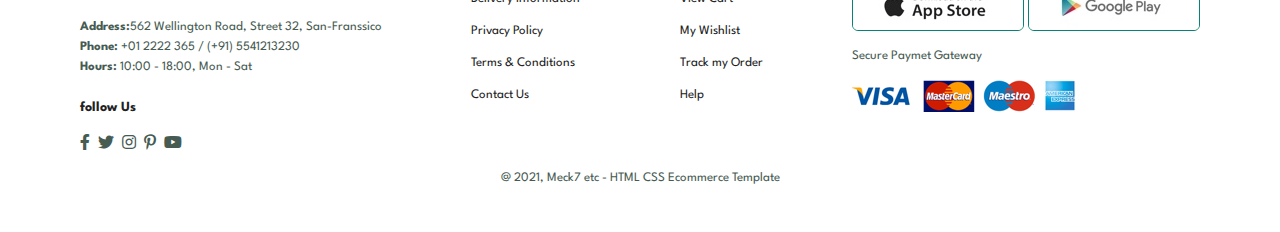
<file: sproduct.html>
<!DOCTYPE html>
<html lang="en">
<head>
    <meta charset="UTF-8">
    <meta http-equiv="X-UA-Compatible" content="IE=edge">
    <meta name="viewport" content="width=device-width, initial-scale=1.0">
    <title>Ecommerce Website</title>

    <!-- to import font-awesome icons -->
    <!-- <link rel="stylesheet" href="https://cdnjs.cloudflare.com/ajax/libs/font-awesome/5.13.0/css/all.min.css"> -->

    <link rel="stylesheet" href="https://cdnjs.cloudflare.com/ajax/libs/font-awesome/4.7.0/css/font-awesome.min.css">
    <link rel="stylesheet" href="https://cdnjs.cloudflare.com/ajax/libs/font-awesome/5.13.0/css/all.min.css">

    <link rel="stylesheet"  href="styles.css"> 
 
</head>
<body>    
    <section id = "header">
        <a href="#"><img src="img/logo.png" class="logo" alt=""></a>
        <div>
            <ul id = "navbar">
                <li><a  href="index.html">Home</a></li>
                <li><a class="active" href="shop.html">Shop</a></li>
                <li><a href="blog.html">Blog</a></li>
                <li><a href="about.html">About</a></li>
                <li><a href="contact.html">Contact</a></li>
                <li><a id="lg-bag" href="cart.html"><i class="fa fa-shopping-bag" aria-hidden="true"></i></a></li>
                <i id="close" style="font-size:24px" class="fa">&#xf00d;</i>
            </ul>
        </div>
        <div id="mobile">
            <a href="cart.html"><i class="fa fa-shopping-bag" aria-hidden="true"></i></a>
            <i id="bar" class="fas fa-outdent"></i>            
        </div>
    </section>

    <section id="prodetails" class="section-p1">
        <div class="single-pro-image">
            <img src="img/products/f1.jpg" width="100%" id="MainImg" alt="">    
            
            <div class="small-img-group">
                <div class="small-img-col">
                    <img src="img/products/f1.jpg" width="100%" class = "small-img" alt="">
                </div>

                <div class="small-img-col">
                    <img src="img/products/f2.jpg" width="100%" class = "small-img" alt="">
                </div>

                <div class="small-img-col">
                    <img src="img/products/f3.jpg" width="100%" class = "small-img" alt="">
                </div>

                <div class="small-img-col">
                    <img src="img/products/f4.jpg" width="100%" class = "small-img" alt="">
                </div>      
           </div>
        </div>

        <div class="single-pro-details">
            <h6>Home / T-Shirts</h6>
            <h4>Men's Fashion T-Shirt</h4>
            <h2>$139.00</h2>
            <select>
                <option>Select Size</option>
                <option>XL</option>
                <option>XXL</option>
                <option>Small</option>
                <option>Large</option>
                
            </select>

            <input type="number" value="1">
            <button class="normal">Add To Cart</button>
            <h4>Product Details</h4>
            <span>
                Lorem ipsum dolor sit, amet consectetur adipisicing elit. Similique tempora inventore, 
                libero quibusdam odio aut quis, necessitatibus vel deserunt iusto soluta quas aspernatur 
                dolore saepe minima odit! Eligendi, nihil porro. Lorem ipsum dolor sit, amet consectetur 
                adipisicing elit. Odio doloremque laudantium soluta possimus esse accusamus eos id qui harum, 
                officiis, quos autem dolorem error perspiciatis obcaecati quam animi, dolorum quod!
            </span>
        </div>
    </section>

    <section id = "product1" class="section-p1">
        <h2>Featured Products</h2>
        <p>Summer Collection New Modern Design</p>
        <div class="pro-container">
            <div class="pro">
                <img src="img/products/n1.jpg" alt="">
                <div class="des">
                    <span>adidas</span>
                    <h5>Cartoon Astrounaut T-Shirts</h5>                    
                    <div class="star">
                        <i class="fas fa-star"></i>
                        <i class="fas fa-star"></i>
                        <i class="fas fa-star"></i>
                        <i class="fas fa-star"></i>
                    </div>
                    <h4>$78</h4>                    
                </div>
                <a href="#"><i class="fa fa-shopping-cart cart"></i></a> 
            </div>

            <div class="pro">
                <img src="img/products/n2.jpg" alt="">
                <div class="des">
                    <span>adidas</span>
                    <h5>Cartoon Astrounaut T-Shirts</h5>                    
                    <div class="star">
                        <i class="fas fa-star"></i>
                        <i class="fas fa-star"></i>
                        <i class="fas fa-star"></i>
                        <i class="fas fa-star"></i>
                    </div>
                    <h4>$78</h4>                    
                </div>
                <a href="#"><i class="fa fa-shopping-cart cart"></i></a> 
            </div>

            <div class="pro">
                <img src="img/products/n3.jpg" alt="">
                <div class="des">
                    <span>adidas</span>
                    <h5>Cartoon Astrounaut T-Shirts</h5>                    
                    <div class="star">
                        <i class="fas fa-star"></i>
                        <i class="fas fa-star"></i>
                        <i class="fas fa-star"></i>
                        <i class="fas fa-star"></i>
                    </div>
                    <h4>$78</h4>                    
                </div>
                <a href="#"><i class="fa fa-shopping-cart cart"></i></a> 
            </div>

            <div class="pro">
                <img src="img/products/n4.jpg" alt="">
                <div class="des">
                    <span>adidas</span>
                    <h5>Cartoon Astrounaut T-Shirts</h5>                    
                    <div class="star">
                        <i class="fas fa-star"></i>
                        <i class="fas fa-star"></i>
                        <i class="fas fa-star"></i>
                        <i class="fas fa-star"></i>
                    </div>
                    <h4>$78</h4>                    
                </div>
                <a href="#"><i class="fa fa-shopping-cart cart"></i></a> 
            </div>
        </div>
    </section>
    
    <section id="newsletter" class="section-p1">
        <div class="newstext">
            <h4>Sign Up For NewsLetters</h4>
            <p>Get E-mail updates about our latest shop and <span>special offers.</span></p>
        </div>
        <div class="form"> 
            <input type="text" placeholder="Your email address">
            <button class="normal">Sign Up</button>
        </div>
    </section>

    <footer class="section-p1">
        <div class="col">
            <img class = "logo" src="img/logo.png" alt="">
            <h4>Contact</h4>
            <p><strong>Address:</strong>562 Wellington Road, Street 32, San-Franssico</p>
            <p><strong>Phone:</strong> +01 2222 365 / (+91) 5541213230</p>     
            <p><strong>Hours:</strong> 10:00 - 18:00, Mon - Sat</p>
            <div class="follow">
                <h4>follow Us</h4>
                <div class="icon">
                    <i class="fab fa-facebook-f"></i>
                    <i class="fab fa-twitter"></i>
                    <i class="fab fa-instagram"></i>
                    <i class="fab fa-pinterest-p"></i>
                    <i class="fab fa-youtube"></i>
                </div>
            </div>
        </div>
        <div class="col">
            <h4>About</h4>
            <a href="#">About us</a>
            <a href="#">Delivery Information</a>
            <a href="#">Privacy Policy</a>
            <a href="#">Terms & Conditions</a>
            <a href="#">Contact Us</a>
        </div>
        <div class="col">
            <h4>My Account</h4>
            <a href="#">Sign In</a>
            <a href="#">View Cart</a>
            <a href="#">My Wishlist</a>
            <a href="#">Track my Order</a>
            <a href="#">Help</a>
        </div>

        <div class="col install">
            <h4>Install App</h4>
            <p>From App Store or Google Play</p>
            <div class="row">
                <img src="img/pay/app.jpg" alt="">
                <img src="img/pay/play.jpg" alt="">
            </div>
            <p>Secure Paymet Gateway</p>
            <img src="img/pay/pay.png" alt="">
        </div>
        
        <div class="copyright">
           <p>@ 2021, Meck7 etc - HTML CSS Ecommerce Template</p> 
        </div>

    </footer>


    <script>
        var MainImg = document.getElementById("MainImg");
        var smallimg = document.getElementsByClassName("small-img");

        // to replace clicked image main image with 

        smallimg[0].onclick = function()
        {
            MainImg.src = smallimg[0].src;
        }

        smallimg[1].onclick = function()
        {
            MainImg.src = smallimg[1].src;
        }

        smallimg[2].onclick = function()
        {
            MainImg.src = smallimg[2].src;
        }

        smallimg[3].onclick = function()
        {
            MainImg.src = smallimg[3].src;
        }


    </script>
    

    
    <script src="script.js"></script>
</body>
</html>
</file>
<file: styles.css>
@import url('https://fonts.googleapis.com/css2?family=Spartan:wght@100;200;300;400;500;600;700;800;900&display=swap');

*{
    margin: 0;
    padding : 0;
    box-sizing: border-box;
    font-family: 'Spartan', sans-serif;

}

h1
{
    font-size: 50px;
    line-height: 64px;
    color : #222;
}

h2
{
    font-size: 46px;
    line-height: 54px;
    color : #222;
}

h4
{
    font-size: 20px;
    color : #222;
}

h6
{
    font-weight: 700;
    line-height: 12px;
}

p
{
    font-size: 16px;
    color : #465b52;
    margin : 15px 0 20px 0;
}

.section-p1
{
    padding : 40px 80px;
}

.section-m1
{
    padding : 40px 0px;
}

button.normal
{
    font-size: 14px;
    font-weight: 600;
    padding: 15px 30px;
    color: #000;
    background-color: #fff;
    border-radius: 4px;
    cursor: pointer;
    border: none;
    outline: none;
    transform: 0.2s;
}

button.white
{
    font-size: 13px;
    font-weight: 600;
    padding: 11px 18px;
    color: #fff;
    background-color: transparent; 
    cursor: pointer;
    border: 1px solid #fff;
    outline: none;
    transform: 0.2s;
}


body
{
    width: 100%;
} 

/* Header Start */
#header 
{
    display: flex;
    align-items: left;
    justify-content: space-between;
    padding: 20px 80px;
    background: #E3E6F3;
    box-shadow: 0 5px 15px rgba(0,0,0, 0.06);
    z-index: 999;
    position: sticky;
    top: 0;
    left: 0;    
} 

#navbar
{
    display: flex;
    align-items: center;
    justify-content: center;
}

#navbar li
{
    list-style: none;
    padding: 0 20px;
    position: relative;
}

#navbar li a
{
    text-decoration: none;
    font-size: 16px;
    font-weight: 600;
    color: #1a1a1a;
    transition: 0.3s ease;
}

#navbar li a:hover,
#navbar li a.active{
    color : #088178;
    
}

/* to bring underline below right link navbar */
#navbar li a.active::after , 
#navbar li a:hover::after
{
    content: "";
    width: 30%;
    height: 2px;
    background : #088178;
    position: absolute;
    bottom: -6px;
    left: 20px;
}
#mobile
{
    display: none;
    align-items: center;
}

#close
{
    display: none;
}


#hero
{
    background-image: url("img/hero4.png");
    height: 90vh;
    width: 100%;
    background-size: cover;
    background-position: top 25% right 0;
    padding: 0 80px;
    display: flex;
    flex-direction: column;
    align-items: flex-start;
    justify-content: center;
}

#hero h4{
    padding-bottom: 15px;
}

#hero h1{
    color: #088178;
}

#hero button
{
    background-image: url("img/button.png");
    background-color: transparent;
    color: #088178;
    border: 0;
    padding: 14px 80px 14px 65px;
    background-repeat: no-repeat;
    cursor: pointer;
    font-weight: 700;
    font-size: 15px;
}
#feature
{
    display: flex;
    align-items: center;
    justify-content: space-between;
    flex-wrap: wrap;
}
#feature .fe-box
{
    width: 180px;
    text-align:  center;
    padding:  25px  15px;
    box-shadow:  10px 10px 24px rgba(0,0,0, 0.1);
    border: 1px solid #cce7d0;
    border-radius: 4px;
    margin:  15px 0;
}

#feature .fe-box:hover
{
    box-shadow:  10px 10px 54px rgba(199, 196, 245, 0.01);
}
#feature .fe-box img{
    width: 100%;
    margin-bottom: 10px;
}

#feature .fe-box h6{
    display: inline-block;
    padding: 9px 8px 6px 8px;
    line-height: 1;
    border-radius: 4px;
    color: #088178;
    background-color: #fddde4;
}

#feature .fe-box:nth-child(2) h6
{
    background-color: aquamarine;
}

#feature .fe-box:nth-child(3) h6
{
    background-color: aqua;
}

#feature .fe-box:nth-child(4) h6
{
    background-color: sandybrown;
}

#feature .fe-box:nth-child(5) h6
{
    background-color: plum;
}

#feature .fe-box:nth-child(6) h6
{
    background-color: burlywood;
}

#product1
{
    text-align: center;
}

/* to create border around image */
#product1 .pro-container{
    display: flex;
    justify-content: space-between;
    padding-top: 20px;
    flex-wrap: wrap;
}

#product1 .pro
{
    width: 23%;
    min-width: 250px;
    padding: 10px 12px;
    border: 1px solid #cce7d0;
    border-radius: 20px;
    cursor: pointer;
    box-shadow: 20px 20px 30px rgba(0, 0,0, 0.02);
    margin: 15px 0;
    transition: 0.2s ease;
    position: relative;
}

#product1 .pro:hover
{
    box-shadow: 20px 20px 30px rgba(0, 0,0, 0.06);
}

/* to fit image inside border */
#product1 .pro img
{
    width: 100%;
    border-radius: 20px;
}

#product1 .pro .des
{
    text-align: start;
    padding: 10px 0;

}
#product1 .pro .des span{
    color: #606063;
    font-size: 12px;
}

#product1 .pro .des h5{
    padding-top: 7px;
    color: #1a1a1a;
    font-size: 14px;
}

#product1 .pro .des i{
    font-size: 12px;
    color: rgb(243, 181 ,25);
}

#product1 .pro .des h4{
    padding-top: 7px;
    font-size: 15px;
    font-weight: 700;
    color: #088178;
}

/* #product1 .pro .cart
{
    width: 40px;
    height: 40px;
    line-height: 40px;
    border-radius: 50px;
    background-color: #e8f6ea;
    font-weight: 500;
    color: #088178;
    opacity: 0.5;
    border: 1px solid #cce7d0;
} */

#product1 .pro .cart
{
    position: absolute;
    bottom: 20px;
    right: 10px;
}
#product1 .pro .cart:hover
{
    color: plum;
}

#banner
{
    display: flex;
    flex-direction: column;
    text-align: center;
    justify-content: center;
    align-items: center;
    background-image: url("img/banner/b2.jpg");
    width: 100%;
    height: 40vh;
    background-size: cover;
    background-position: center;
}

#banner h4
{
    color: white;
    font-size: 16px;
}
#banner h2
{
    color: white;
    font-size: 30px;
    padding: 10px 0;
}

#banner h2 span
{
    color: aquamarine;
}

#banner button:hover
{
    background-color: #088178;
    color: #fff;
}
#sm-banner{
    display: flex;
    justify-content: space-between;
    flex-wrap: wrap;
}

#sm-banner .banner-box
{
    display: flex;
    flex-direction: column;
  
    justify-content: center;
    align-items: flex-start;
    background-image: url("img/banner/b17.jpg");
    min-width: 650px;
    height: 50vh;
    background-size: cover;
    background-position: center;
    padding: 30px;
}

#sm-banner .banner-box2
{
    display: flex;
    flex-direction: column;  
    justify-content: center;
    align-items: flex-start;
    background-image: url("img/banner/b10.jpg");
    min-width: 650px;
    height: 50vh;
    background-size: cover;
    background-position: center;
    padding: 30px;
}

#sm-banner h4
{
    color: #fff;
    font-size: 20px;
    font-weight: 300;
}

#sm-banner h2
{
    color: #fff;
    font-size: 28px;
    font-weight: 800;
}

#sm-banner span
{
    color: #fff;
    font-size: 14px;
    font-weight: 500;
    padding: 15px;
}

#sm-banner .banner-box:hover button
{
    background: #088178;
    border: 1px solid #088178;
}

#banner3
{
    display: flex;
    justify-content: space-between;
    flex-wrap: wrap;
    padding: 0 80px;
}

#banner3 .banner-box
{
    display: flex;
    flex-direction: column;  
    justify-content: center;
    align-items: flex-start;
    background-image: url("img/banner/b7.jpg");
    min-width: 30%;
    height: 30vh;
    background-size: cover;
    background-position: center;
    padding: 20px;
    margin-bottom: 20px;
}

#banner3 .banner-box2
{
    background-image: url("img/banner/b4.jpg");  
}

#banner3 .banner-box3
{
    background-image: url("img/banner/b18.jpg");  
}

#banner3 h2{
    color: #fff;
    font-weight: 900;
    font-size: 22px;
}

#banner3 h3{
    color: #000;
    font-weight: 800;
    font-size: 15px;
}

#newsletter{
   display: flex;
   justify-content: space-between;
   flex-wrap:  wrap;
   align-items: center;
   background-image: url("img/banner/b14.png");
   background-repeat: no-repeat;
   background-position: 20% 30%;
   background-color: #041e42; 
}

#newsletter h4{
    font-size: 22px;
    font-weight: 700;
    color: #fff;
}

#newsletter p
{
    font-size: 14px;
    font-weight: 600;
    color: #818ea0;
}

#newsletter .form
{
    display: flex;
    width: 40%;
}

#newsletter p span
{
    color: #ffbd27;
}

#newsletter input
{
    height: 3.125rem;
    padding: 0 1.25em;
    font-size: 14px;
    width: 100%;
    border: 1pz solid transparent;
    border-radius: 4px;
    outline: none;
    border-top-right-radius: 0;
    border-bottom-right-radius: 0;
}

#newsletter button
{
    background-color: #088178;
    color: #fff;
    white-space: nowrap;
    border-top-left-radius: 0;
    border-bottom-left-radius: 0;
}

footer
{
    display: flex;
    flex-wrap: wrap;
    justify-content: space-between;
}

footer .col
{
    display: flex;
    flex-direction: column;
    align-items : flex-start;
    margin-bottom: 20px;
}

footer .logo
{
    margin-bottom: 30px;
}

footer h4
{
    font-size: 14px;
    padding-bottom: 20px;
}

footer p
{
    font-size: 13px;
    margin: 0 0 8px 0;
}

footer a
{
    font-size: 13px;
    text-decoration:none ;
    color: #222;
    margin: 10px;
}

footer .follow
{
    margin-top: 20px;
}

footer .follow i
{
    color: #465b52;
    padding-right: 4px;
    cursor: pointer;
}

footer .follow i:hover, 
footer a:hover
{
    color: green;
}

footer .install .row img
{
    border: 1px solid #088178;
    border-radius: 6px;
}

footer .install img
{
    margin: 10px 0px 15px 0;
}

footer .copyright
{
    width: 100%;
    text-align: center;
}


#page-header
{
    background-image: url("img/banner/b1.jpg");
    width: 100%;
    height: 40vh;
    background-size: cover;
    display: flex;
    justify-content: center;
    text-align: center;
    flex-direction: column;
    padding: 14px;
}

#page-header h2{
    color: #fff;
}

#page-header p{
    color: #fff  ;
}

#pagination
{
    text-align: center;
}

#pagination a{
    text-decoration: none;
    background-color: #088178;
    padding: 15px 20px;
    border-radius: 4px;
    color: #fff;
    font-weight: 600;
}

#prodetails
{
    display: flex;
    margin-top: 20px;
}


#prodetails .single-pro-image
{
    width: 40%;
    margin-right: 50px;
}

.small-img-group
{
    display: flex;
    justify-content: space-between;
}

.small-img-col
{
    flex-basis: 24%;
    cursor: pointer;
}

#prodetails .single-pro-details
{
    width: 50%;
    padding-top: 30px;

}

#prodetails .single-pro-details h4
{
    padding: 40px 0 20px 0;

}

#prodetails .single-pro-details h2
{
    font-size: 26px;

}

#prodetails .single-pro-details select
{
    display: block;
    padding: 5px 10px;
    margin-bottom: 10px;
}

#prodetails .single-pro-details input
{
    width: 50px;
    height: 47px;
    padding-left: 10px;
    font-size: 16px;
    margin-right: 10px;
}

#prodetails .single-pro-details input:focus
{
    outline: none;
}


#prodetails .single-pro-details button
{
    background-color: #088178;
    color: #fff;
}

#prodetails .single-pro-details span{
    line-height: 25px;
}


/* Blog Page */

#page-header.blog-header 
{
    background-image: url("img/banner/b19.jpg");
    
}

#blog
{
    padding: 150px 150px 0 150px;
}

#blog .blog-box
{
    display: flex;
    align-items: center;
    width: 100%;
    position: relative;
    padding-bottom: 90px;
}


#blog .blog-img
{
    width: 50%;
    margin-right: 40px;

}

#blog img{
    width: 100%;
    height: 300px;
    object-fit: cover;
}



#blog .blog-details
{
    width: 50%;
}

#blog .blog-details a
{
 text-decoration: none;
 font-size: 11px;
 color: #000;
 font-weight: 700;
    position: relative;
    transition: 00.3s;
}


/* to create a line  */

#blog .blog-details a::after
{   
    /* compulsory to use content while using before or after */
    content: " ";
    width: 50px;
    height: 1px;
    background-color: #000;
    position: absolute;
    top: 4px;
    right: -60px;

}

#blog .blog-details a:hover
{
    color: #088178;
}

#blog .blog-details a:hover::after
{
    background-color:  #088178;
}

#blog .blog-box h1
{
    top: -40px;
    left: 0;
    font-size: 70px;
    font-weight: 700;
    color: #c9cbce;
    position: absolute;
    /* if we want to place a element underneath something */
    z-index: -9;
}



/* About Page  */
#page-header.about-header
{
    background-image: url("img/about/banner.png");
}

#about-head
{
    
    display: flex;
    align-items: center;
}

#about-head div
{
    padding-left: 40px;
}

#about-head img
{
    width: 50%;
    height: auto;
}

#about-app
{
    text-align: center;
}

#about-app .video
{
    width: 70%;
    height: 100%;
    margin : 30px auto 0 auto;
}

#about-app .video video
{
    width: 100%;
    height: 100%;
    border-radius :20px; ;
}

/* Contact Page  */

#contact-details
{
    display: flex;
    align-items: center;
    justify-content: space-between;
}


#contact-details .details{
    width: 40%;
}

#contact-details .details span,
#form-details form span
{
    font-size: 12px;

}

#contact-details .details h2,
#form-details form h2
{

    font-size: 26px;
    line-height: 35px;
    padding: 20px 0;
    
}

#contact-details .details h3{
    font-size: 16px;
    padding-bottom: 15px;
}

#contact-details .details li{

    list-style: none;
    display: flex;
    padding: 10px 0;
}


#contact-details .details li i{
    font-size: 14px;
    padding-right: 22px;
}

#contact-details .details li p{
    margin: 0;
    font-size: 16px;
    
}

#contact-details .map{
    width: 55%;
    height: 400px;
}


#contact-details .map iframe{
    width: 100%;
    height: 100%;
}

#form-details
{
    display: flex;
    justify-content: space-between;
    margin: 30px;
    padding: 80px;
    border: 1px solid #e1e1e1;
}

#form-details form
{
    width: 65%;
    display:  flex;
    flex-direction: column;
    align-items: flex-start;
}

#form-details form input,
#form-details form textarea
{
    width: 100%;
    padding: 12px 15px;
    outline: none;
    margin-bottom: 20px;
    border: 1px solid #e1e1e1;

}

#form-details form button
{
    background-color: #088178;
    color: #ffff;
}

#form-details .people div
{
    padding: 25px;
    display: flex;
    align-items:  flex-start;
}

#form-details .people div img
{
    width: 65px;
    height: 65px;
    object-fit: cover;
    margin-right: 15px;
}

#form-details .people div p
{
    margin: 0;
    font-size: 13px;
    line-height: 25px;
}

#form-details .people div p span
{
    display: block;
    font-size: 16px;
    font-weight: 600;
    color: #000; 
}


/* Cart Page  */

#cart 
{
    overflow-x: auto;
}

#cart table
{
    width: 100%;
    border-collapse: collapse;
    table-layout: fixed;
    white-space: nowrap;
}


#cart table img
{
    width: 70px;
}

#cart table td:nth-child(1)
{
    width:100px;
    text-align:center; 
}

#cart table td:nth-child(2)
{
    width:150px;
    text-align:center; 
}

#cart table td:nth-child(3)
{
    width:250px;
    text-align:center; 
}

#cart table td:nth-child(4),
#cart table td:nth-child(5),
#cart table td:nth-child(6)
{
    width: 150px;
    text-align : center;
}


#cart table td:nth-child(5) input
{
    width: 70px;
    padding: 10px 5px 10px 15px;
}

#cart table thead
{
    border: 1px solid #e2e9e1;
    border-left: none;
    border-right: none;
}

#cart table thead td{
    font-weight: 700;
    text-transform: uppercase;
    font-size: 13px;
    padding: 18px 0;
}

#cart table  tbody tr td
{
    padding-top: 15px;
}

#cart table  tbody  td
{
    font-size: 13px;
}

#cart-add
{
    display: flex;
    flex-wrap: wrap;
    justify-content: space-between;
}

#coupon
{
    width: 50%;
    margin-bottom: 30px;
}

#coupon h3 , 
#subtotal h3
{
    padding-bottom: 15px;
}

#coupon input
{
    padding: 10px 20px;
    outline: none;
    width: 60%;
    margin-right: 10px;
    border: 1px solid #e2e9e1;
}

#coupon button,
#subtotal button
{
    background-color: #088178;
    color: #fff;
    padding: 12px 20px;
}

#subtotal 
{
    width: 50%;
    margin-bottom: 30px;
    border: 1px solid #e2e9e1; padding: 30px;
}

#subtotal table{
    border-collapse: collapse;
    width: 100%;
    margin-bottom: 20px;
}

#subtotal table td{

    width: 50%;
    border: 1px solid #e2e9e1;
    padding: 10px;
    font-size: 13px;

}



/* To make website responsive */

@media (max-width : 799px)
{
    .section-p1 
    {
        padding: 40px 40px;
    }
    #navbar 
    {
            display: flex;
            flex-direction: column;
            align-items: flex-start;
            justify-content: flex-start;
            position: fixed;
            top: 0;
            right: -300px;
            height: 100vh;
            width: 300px;          
            background-color: #e3e6f3;
            box-shadow: 0 40px 60px rgba(0, 0,0, 0.1);
            padding: 80px 0 0 10px;
            transition: 0.3s;
    }
        #navbar.active
        {
            right: 0px;
        }
        #navbar li
        {
            margin-bottom: 25px;
        }

        #mobile
        {
            display: flex;
            align-items: center;
        }

        #mobile i {
            color: #1a1a1a;
            font-size: 24px;
            padding-left: 20px;
        }

        #close
        {
            display: initial;
            position: absolute;
            top: 30px;
            left: 30px;
            color: #222;
            font-size: 24px;
        }
        #lg-bag
        {
            display: none;
        }

        #hero {
            height: 70vh;
            padding: 0 80px;
            background-position: top 30% right 30%;
        }

        #feature {
            justify-content: center;
        }

        #feature .fe-box {
            margin: 15px 15px;   
        }

        #product1 .pro-container {
            justify-content: center;

        }

        #product1 .pro
        {
            margin: 15px;
        }
        
        #banner {
            height: 20vh;
        }

        #sm-banner .banner-box {
            min-width: 100%;
            height: 30vh;
        }

        #banner3 {
            padding: 0 40px;
        }

        #banner3 .banner-box {
            width: 28%;
        }

        #newsletter .form {
            display: flex;
            width: 60%;
        }

        /* Contact Page */

        #form-details {
            padding: 40px;
        }

        #form-details form {
            width: 50%;
        }
}  

@media (max-width: 477px) 
{
    .section-p1 {
        padding: 20px;
    }
    #header {
        padding: 10px 30px;
    }
    
    h1{
        font-size: 38px;
    }

    h2{
        font-size: 32px;
    }

    #hero {
        padding: 0 20px;
        background-position: 55%;
    }
    #feature
    {
        justify-content: space-between;
    }
    #feature .fe-box
    {
        width: 155px;
        margin: 0 0 15px 0;
    }

    #product1 .pro {
        width: 100%;
    }

    #banner {
        height: 40vh;
    }

    #sm-banner .banner-box {
        height: 40vh;
    }

    #sm-banner .banner-box2 {
        margin-top: 20px;
    }

    #banner3
    {
        padding: 0 20px;
    }

    #banner3 .banner-box
    {
        width: 100%;
    }
    
    #newsletter
    {
        padding: 40px 20px;
    }
    
    #newsletter .form
    {
        width: 100%;
    }

    footer .copyright
    {
        text-align: start;
    }

    /* Single Product */

    #prodetails {
        display: flex;
        flex-direction: column;
    }

    #prodetails .single-pro-image {
        width: 100%;
        margin-right: 0px;
    }

    #prodetails .single-pro-details {
        width: 100%;    }

    
    /* Blog Page */
    
    #blog {
        padding: 100px 20px 0 20px;
    }

    #blog .blog-box {
        display: flex;
        flex-direction: column;
        align-items: flex-start;
    }

    #blog .blog-img {
        width: 100%;
        margin-right: 0px;
        margin-bottom: 30px;
    }
    
    #blog .blog-details {
        width: 100%;
    }


    /* About Page  */
     
    #about-head {
        flex-direction: column;
    }

    #about-head img {
        width: 100%;
        margin-bottom : 20px; 
    }

    #about-head div {
        padding-left: 0px;
    }

    #about-app .video {
        width: 100%;
     }

     /* COtact page ; */
     #contact-details {
        flex-direction: column;
    }

    #contact-details .details {
        width: 100%;
        margin-bottom: 30px;
    }

    #contact-details .map {
        width: 100%;
    }

    #form-details {
        margin: 10px;
        padding: 30px 10px;
        flex-wrap: wrap;
    }

    #form-details form {
        width: 100%;
        margin-bottom: 30px;
    }

    /* Cart page  */
    #cart-add
    {
        flex-direction: column;
    }
    #coupon
    {
        width: 100%;

    }

    #subtotal
    {
        width: 100%;
        padding: 20px;
    }
}
</file>
